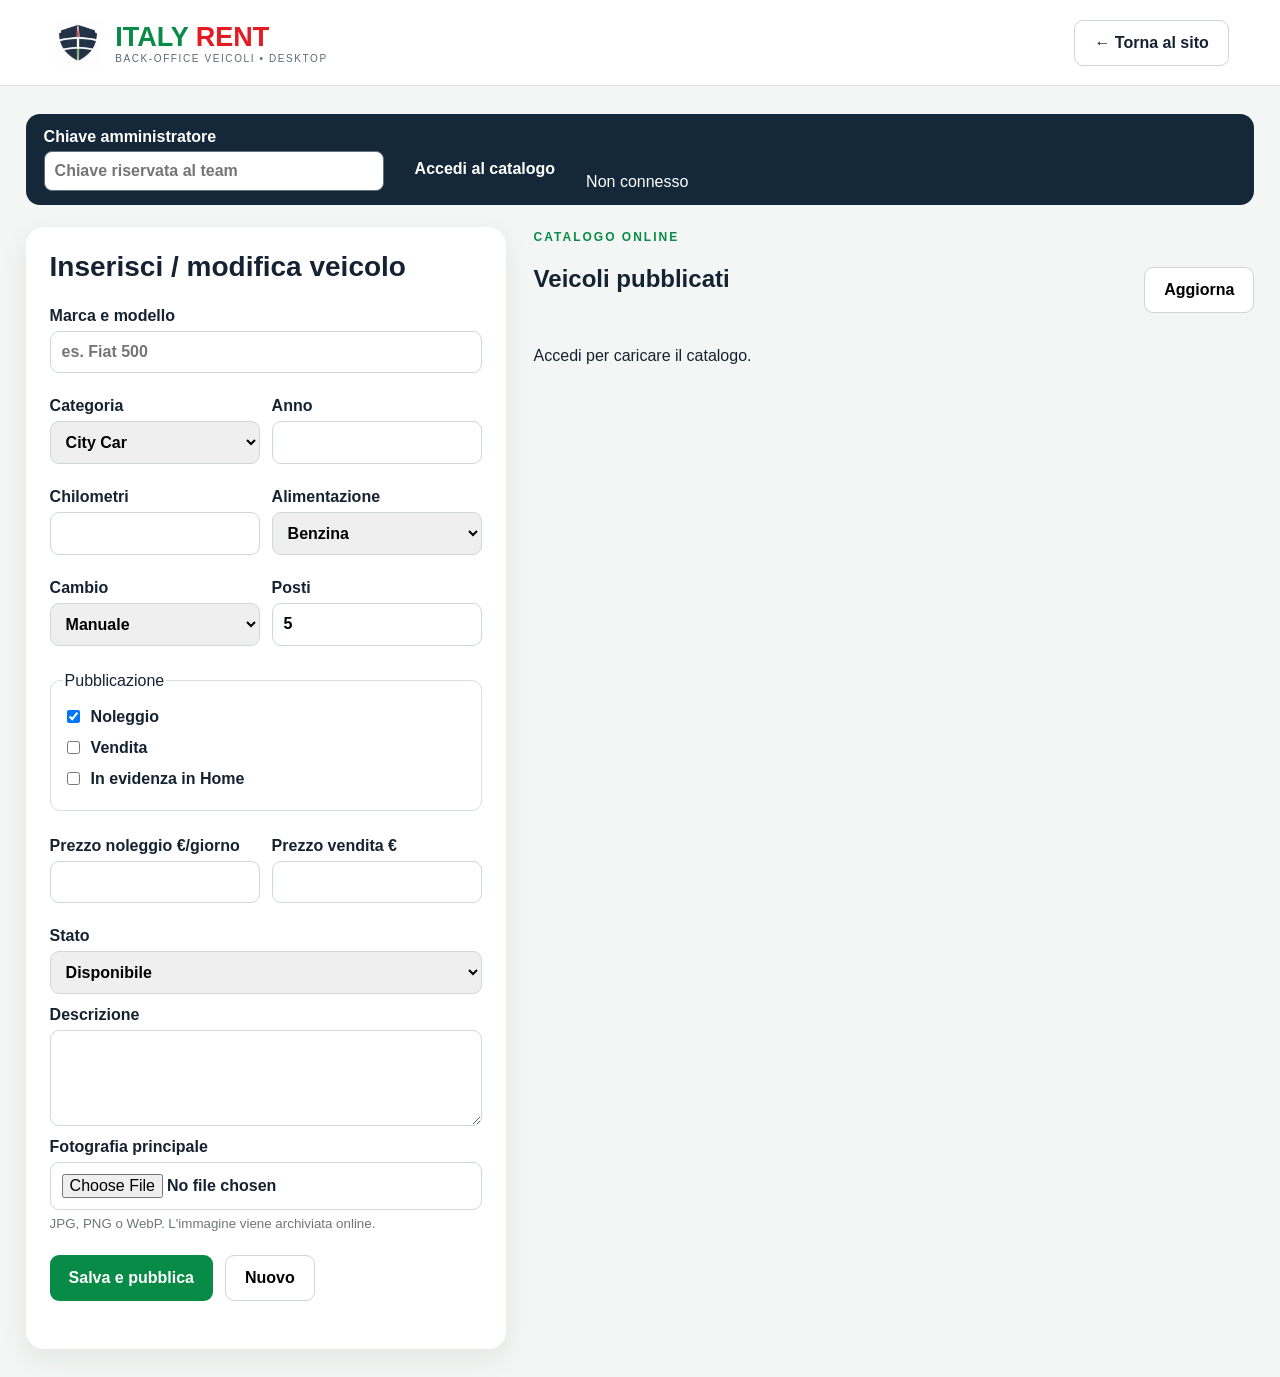
<file: admin.html>
<!DOCTYPE html>
<html lang="it"><head><meta charset="utf-8"/><meta content="width=1200" name="viewport"/><title>Back-office | Italy Rent</title><link href="style.css?v=1.3.0" rel="stylesheet"/><meta content="noindex,nofollow,noarchive" name="robots"/><link rel="icon" href="/favicon.ico" sizes="any"><link rel="apple-touch-icon" href="/assets/apple-touch-icon.png"><link rel="manifest" href="/admin.webmanifest"><meta name="theme-color" content="#ffffff"><meta name="apple-mobile-web-app-capable" content="yes"><meta name="apple-mobile-web-app-status-bar-style" content="default"></head><body class="admin-body"><header class="admin-head"><a class="brand" href="index.html"><img src="assets/logo-symbol.png"/><span><strong><b class="green">ITALY</b> <b class="red">RENT</b></strong><small>BACK-OFFICE VEICOLI • DESKTOP</small></span></a><a class="btn outline" href="index.html">← Torna al sito</a></header><main class="admin-wrap"><div class="admin-login"><label>Chiave amministratore <input autocomplete="current-password" id="adminKey" placeholder="Chiave riservata al team" type="password"/></label><button class="btn darkbtn" id="connectAdmin">Accedi al catalogo</button><span id="adminStatus">Non connesso</span></div><section class="admin-grid"><form class="admin-form" id="vehicleAdminForm"><h1>Inserisci / modifica veicolo</h1><input id="vehicleId" type="hidden"/><label>Marca e modello<input id="vehicleName" placeholder="es. Fiat 500" required=""/></label><div class="admin-two"><label>Categoria<select id="vehicleType"><option>City Car</option><option>Utilitaria</option><option>Compatta</option><option>Berlina</option><option>SUV</option><option>Monovolume</option></select></label><label>Anno<input id="vehicleYear" max="2035" min="1990" type="number"/></label></div><div class="admin-two"><label>Chilometri<input id="vehicleKm" min="0" type="number"/></label><label>Alimentazione<select id="vehicleFuel"><option>Benzina</option><option>Diesel</option><option>Ibrida</option><option>Elettrica</option></select></label></div><div class="admin-two"><label>Cambio<select id="vehicleGear"><option>Manuale</option><option>Automatico</option></select></label><label>Posti<input id="vehicleSeats" max="9" min="1" type="number" value="5"/></label></div><fieldset><legend>Pubblicazione</legend><label class="checkline"><input checked="" id="forRent" type="checkbox"/> Noleggio</label><label class="checkline"><input id="forSale" type="checkbox"/> Vendita</label><label class="checkline"><input id="featured" type="checkbox"/> In evidenza in Home</label></fieldset><div class="admin-two"><label>Prezzo noleggio €/giorno<input id="rentPrice" min="0" step="1" type="number"/></label><label>Prezzo vendita €<input id="salePrice" min="0" step="100" type="number"/></label></div><label>Stato<select id="vehicleStatus"><option>Disponibile</option><option>Prenotata</option><option>Non disponibile</option><option>Venduta</option></select></label><label>Descrizione<textarea id="vehicleDesc" rows="4"></textarea></label><label>Fotografia principale<input accept="image/jpeg,image/png,image/webp" id="vehicleImage" type="file"/><small>JPG, PNG o WebP. L'immagine viene archiviata online.</small></label><img alt="Anteprima" class="admin-preview" hidden="" id="imagePreview"/><div class="buttons"><button class="btn greenbtn" type="submit">Salva e pubblica</button><button class="btn outline" id="resetVehicle" type="button">Nuovo</button></div></form><section><div class="section-head"><div><span class="eyebrow">CATALOGO ONLINE</span><h2>Veicoli pubblicati</h2></div><button class="btn outline" id="refreshVehicles">Aggiorna</button></div><div class="admin-list" id="adminVehicles"><p>Accedi per caricare il catalogo.</p></div></section></section></main><script src="admin.js?v=2.9.2"></script><script>if("serviceWorker" in navigator){window.addEventListener("load",()=>navigator.serviceWorker.register("/sw.js").catch(()=>{}));}</script></body></html>
</file>
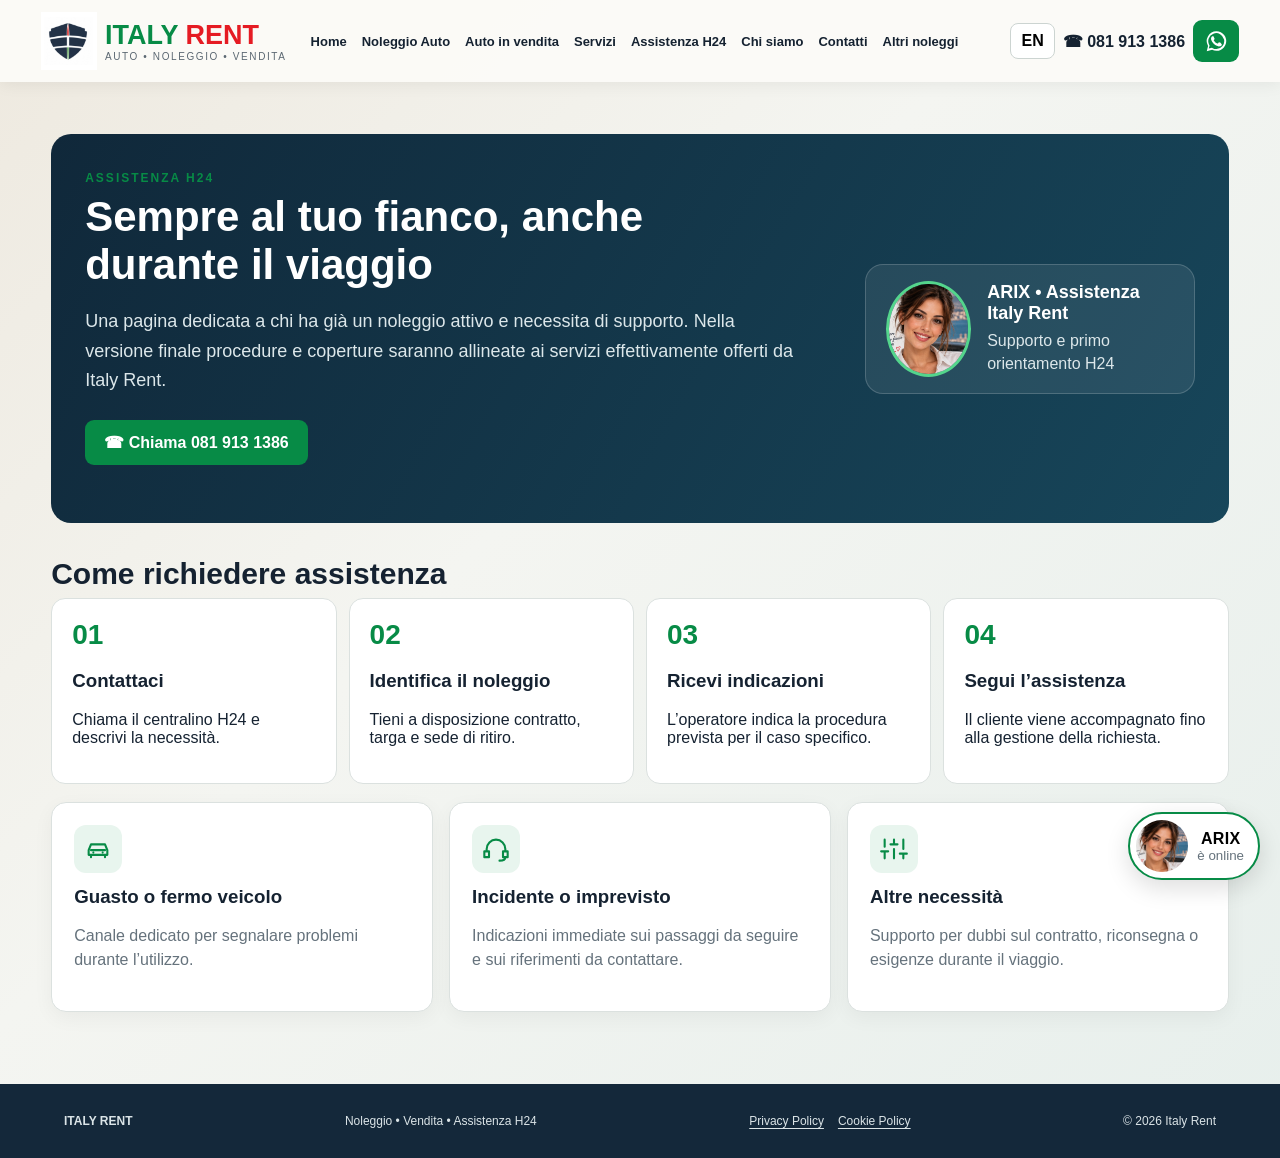
<file: assistenza.html>
<!DOCTYPE html>
<html lang="it"><head><meta charset="utf-8"/><meta content="width=device-width,initial-scale=1" name="viewport"/><title>Assistenza H24 | Italy Rent</title><link href="style.css?v=1.3.0" rel="stylesheet"/><meta content="Assistenza Italy Rent dedicata ai clienti con noleggio attivo per supporto durante l’utilizzo del veicolo." name="description"/><meta content="index,follow,max-image-preview:large" name="robots"/><meta content="Assistenza H24 | Italy Rent" property="og:title"/><meta content="Assistenza Italy Rent dedicata ai clienti con noleggio attivo per supporto durante l’utilizzo del veicolo." property="og:description"/><meta content="website" property="og:type"/><meta content="https://www.italyrent.eu/assistenza" property="og:url"/><meta content="Italy Rent" property="og:site_name"/><meta content="summary_large_image" name="twitter:card"/><link href="https://www.italyrent.eu/assistenza" rel="canonical"/><link rel="icon" href="/favicon.ico" sizes="any"><link rel="apple-touch-icon" href="/assets/apple-touch-icon.png"><link rel="manifest" href="/manifest.webmanifest"><meta name="theme-color" content="#ffffff"><meta name="apple-mobile-web-app-capable" content="yes"><meta name="apple-mobile-web-app-status-bar-style" content="default"></head><body><header class="site-header"><a class="brand" href="index.html"><img src="assets/logo-symbol.png"/><span><strong><b class="green">ITALY</b> <b class="red">RENT</b></strong><small>AUTO • NOLEGGIO • VENDITA</small></span></a><button aria-expanded="false" aria-label="Apri menu" class="menu-toggle"><span></span><span></span><span></span></button><nav class="main-nav"><a data-i18n="Home" href="index.html">Home</a><a data-i18n="Noleggio Auto" href="noleggio.html">Noleggio Auto</a><a data-i18n="Auto in vendita" href="vendita.html">Auto in vendita</a><a data-i18n="Servizi" href="servizi.html">Servizi</a><a data-i18n="Assistenza H24" href="assistenza.html">Assistenza H24</a><a data-i18n="Chi siamo" href="chi-siamo.html">Chi siamo</a><a data-i18n="Contatti" href="contatti.html">Contatti</a><a data-i18n="Altri noleggi" href="altri-noleggi.html">Altri noleggi</a></nav><div class="head-actions"><button class="lang">IT</button><a class="phone" href="tel:+390819131386">☎ 081 913 1386</a><a aria-label="WhatsApp" class="wa wa-icon" href="https://wa.me/393509826072" target="_blank" title="WhatsApp"><svg aria-hidden="true" viewbox="0 0 32 32"><path d="M16 3a12.5 12.5 0 0 0-10.8 18.8L3.5 28.5l6.9-1.8A12.5 12.5 0 1 0 16 3Zm0 22.7c-1.9 0-3.8-.5-5.4-1.5l-.4-.2-4.1 1.1 1.1-4-.3-.4A10.2 10.2 0 1 1 16 25.7Zm5.6-7.6c-.3-.2-1.8-.9-2.1-1-.3-.1-.5-.2-.7.2-.2.3-.8 1-1 1.2-.2.2-.4.2-.7.1-1.9-.9-3.2-1.7-4.5-3.9-.3-.6.3-.6.9-1.9.1-.2 0-.5-.1-.7-.1-.2-.7-1.7-1-2.3-.3-.6-.5-.5-.7-.5h-.6c-.2 0-.6.1-.9.4-.3.3-1.2 1.2-1.2 2.9s1.2 3.4 1.4 3.6c.2.2 2.4 3.7 5.9 5.2 2.2 1 3.1 1 4.2.8.7-.1 1.8-.7 2-1.4.3-.7.3-1.3.2-1.4-.1-.2-.3-.3-.6-.4Z" fill="currentColor"></path></svg></a></div></header><main class="section"><div class="h24-hero"><div><span class="eyebrow">ASSISTENZA H24</span><h1>Sempre al tuo fianco, anche durante il viaggio</h1><p class="lead" style="color:#dce7ea">Una pagina dedicata a chi ha già un noleggio attivo e necessita di supporto. Nella versione finale procedure e coperture saranno allineate ai servizi effettivamente offerti da Italy Rent.</p><div class="buttons"><a class="btn greenbtn" href="tel:+390819131386">☎ Chiama 081 913 1386</a></div></div><div class="gioia-assist"><img alt="ARIX, assistente Italy Rent" src="assets/gioia-avatar.jpg"/><div><b>ARIX • Assistenza Italy Rent</b><span>Supporto e primo orientamento H24</span></div></div></div><h2 style="margin-top:34px">Come richiedere assistenza</h2><div class="steps"><div class="step"><b>01</b><h3>Contattaci</h3><p>Chiama il centralino H24 e descrivi la necessità.</p></div><div class="step"><b>02</b><h3>Identifica il noleggio</h3><p>Tieni a disposizione contratto, targa e sede di ritiro.</p></div><div class="step"><b>03</b><h3>Ricevi indicazioni</h3><p>L’operatore indica la procedura prevista per il caso specifico.</p></div><div class="step"><b>04</b><h3>Segui l’assistenza</h3><p>Il cliente viene accompagnato fino alla gestione della richiesta.</p></div></div><div class="feature-grid" style="margin-top:18px"><div class="feature"><span class="pro-icon"><svg viewbox="0 0 24 24"><path d="M5 17h14M6 17v2m12-2v2M4 13l2-5h12l2 5v4H4v-4Zm2 0h12M8 15h.01M16 15h.01"></path></svg></span><h3>Guasto o fermo veicolo</h3><p>Canale dedicato per segnalare problemi durante l’utilizzo.</p></div><div class="feature"><span class="pro-icon"><svg viewbox="0 0 24 24"><path d="M4 14v-2a8 8 0 0 1 16 0v2M4 14H2v5h4v-5H4Zm16 0h2v5h-4v-5h2Zm0 5c0 2-2 3-5 3"></path></svg></span><h3>Incidente o imprevisto</h3><p>Indicazioni immediate sui passaggi da seguire e sui riferimenti da contattare.</p></div><div class="feature"><span class="pro-icon"><svg viewbox="0 0 24 24"><path d="M4 20v-6m0-4V4m8 16v-8m0-4V4m8 16v-4m0-4V4M1 14h6M9 8h6m2 8h6"></path></svg></span><h3>Altre necessità</h3><p>Supporto per dubbi sul contratto, riconsegna o esigenze durante il viaggio.</p></div></div></main><footer class="site-footer"><b>ITALY RENT</b><span>Noleggio • Vendita • Assistenza H24</span><span class="legal-links"><a href="privacy.html">Privacy Policy</a><a href="cookie.html">Cookie Policy</a></span><span>© 2026 Italy Rent</span></footer><button class="gioia" id="arixBtn"><img class="avatar" src="assets/gioia-avatar.jpg"/><span><b>ARIX</b><small>è online</small></span></button><div class="chat" id="chat"><div class="chat-head"><img src="assets/gioia-avatar.jpg"/><div><b>ARIX</b><small style="display:block">Assistente virtuale Italy Rent</small></div><button id="closeChat">×</button></div><div class="messages" id="messages"><div class="bot">Ciao, sono <b>ARIX</b> 👋 Posso aiutarti a trovare il veicolo più adatto a te.</div></div><div class="arix-progress"><span></span></div><div class="chat-note">Le informazioni inserite servono esclusivamente a gestire la richiesta a Italy Rent.</div><form id="chatForm"><input id="chatInput" placeholder="Scrivi la tua domanda..."/><button>➤</button></form></div><script src="app.js?v=3.1.0"></script><script>if("serviceWorker" in navigator){window.addEventListener("load",()=>navigator.serviceWorker.register("/sw.js").catch(()=>{}));}</script></body></html>
</file>
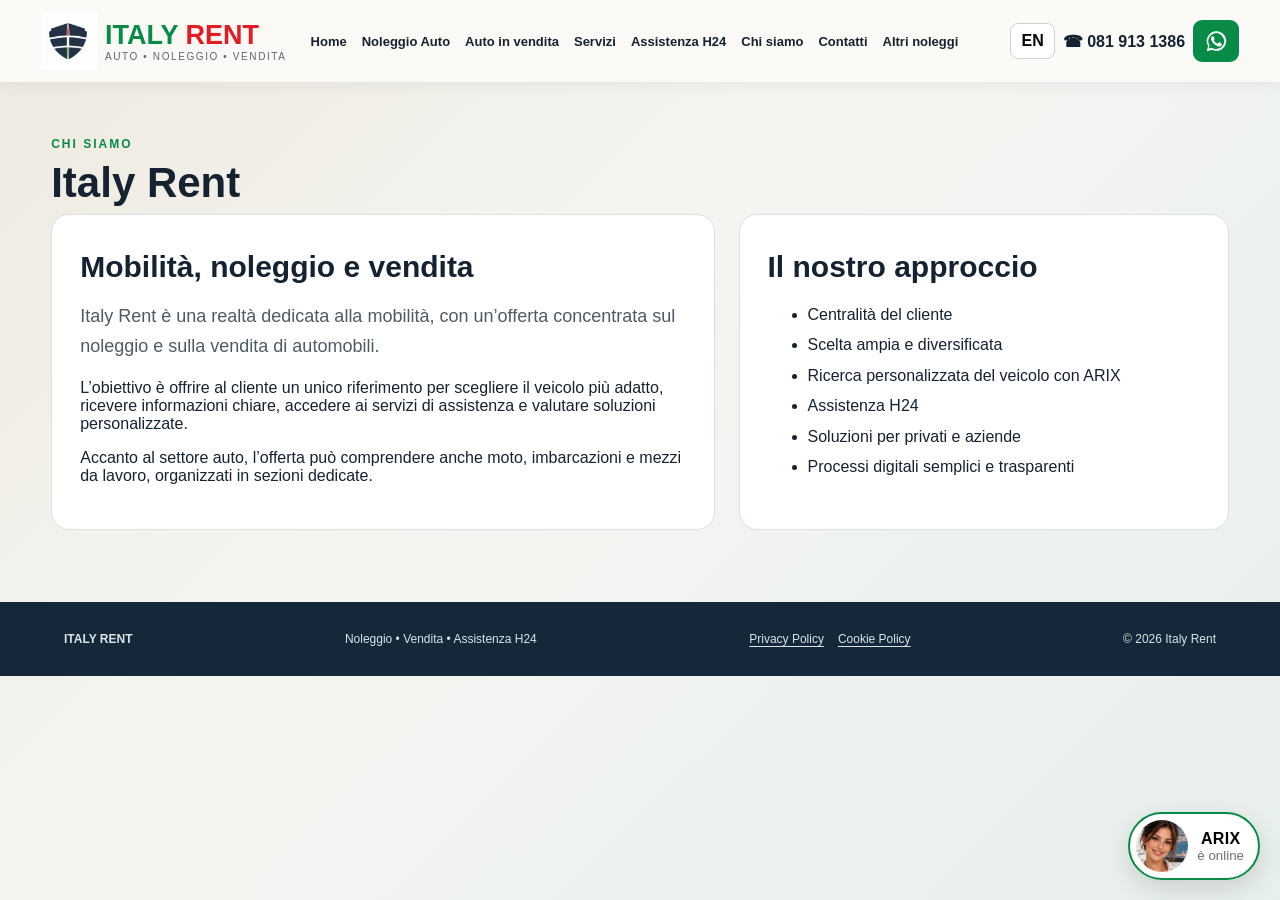
<file: chi-siamo.html>
<!DOCTYPE html>
<html lang="it"><head><meta charset="utf-8"/><meta content="width=device-width,initial-scale=1" name="viewport"/><title>Chi siamo | Italy Rent</title><link href="style.css?v=1.3.0" rel="stylesheet"/><meta content="Conosci Italy Rent e il suo approccio alla mobilità, al noleggio e alla vendita di veicoli." name="description"/><meta content="index,follow,max-image-preview:large" name="robots"/><meta content="Chi siamo | Italy Rent" property="og:title"/><meta content="Conosci Italy Rent e il suo approccio alla mobilità, al noleggio e alla vendita di veicoli." property="og:description"/><meta content="website" property="og:type"/><meta content="https://www.italyrent.eu/chi-siamo" property="og:url"/><meta content="Italy Rent" property="og:site_name"/><meta content="summary_large_image" name="twitter:card"/><link href="https://www.italyrent.eu/chi-siamo" rel="canonical"/><link rel="icon" href="/favicon.ico" sizes="any"><link rel="apple-touch-icon" href="/assets/apple-touch-icon.png"><link rel="manifest" href="/manifest.webmanifest"><meta name="theme-color" content="#ffffff"><meta name="apple-mobile-web-app-capable" content="yes"><meta name="apple-mobile-web-app-status-bar-style" content="default"></head><body><header class="site-header"><a class="brand" href="index.html"><img src="assets/logo-symbol.png"/><span><strong><b class="green">ITALY</b> <b class="red">RENT</b></strong><small>AUTO • NOLEGGIO • VENDITA</small></span></a><button aria-expanded="false" aria-label="Apri menu" class="menu-toggle"><span></span><span></span><span></span></button><nav class="main-nav"><a data-i18n="Home" href="index.html">Home</a><a data-i18n="Noleggio Auto" href="noleggio.html">Noleggio Auto</a><a data-i18n="Auto in vendita" href="vendita.html">Auto in vendita</a><a data-i18n="Servizi" href="servizi.html">Servizi</a><a data-i18n="Assistenza H24" href="assistenza.html">Assistenza H24</a><a data-i18n="Chi siamo" href="chi-siamo.html">Chi siamo</a><a data-i18n="Contatti" href="contatti.html">Contatti</a><a data-i18n="Altri noleggi" href="altri-noleggi.html">Altri noleggi</a></nav><div class="head-actions"><button class="lang">IT</button><a class="phone" href="tel:+390819131386">☎ 081 913 1386</a><a aria-label="WhatsApp" class="wa wa-icon" href="https://wa.me/393509826072" target="_blank" title="WhatsApp"><svg aria-hidden="true" viewbox="0 0 32 32"><path d="M16 3a12.5 12.5 0 0 0-10.8 18.8L3.5 28.5l6.9-1.8A12.5 12.5 0 1 0 16 3Zm0 22.7c-1.9 0-3.8-.5-5.4-1.5l-.4-.2-4.1 1.1 1.1-4-.3-.4A10.2 10.2 0 1 1 16 25.7Zm5.6-7.6c-.3-.2-1.8-.9-2.1-1-.3-.1-.5-.2-.7.2-.2.3-.8 1-1 1.2-.2.2-.4.2-.7.1-1.9-.9-3.2-1.7-4.5-3.9-.3-.6.3-.6.9-1.9.1-.2 0-.5-.1-.7-.1-.2-.7-1.7-1-2.3-.3-.6-.5-.5-.7-.5h-.6c-.2 0-.6.1-.9.4-.3.3-1.2 1.2-1.2 2.9s1.2 3.4 1.4 3.6c.2.2 2.4 3.7 5.9 5.2 2.2 1 3.1 1 4.2.8.7-.1 1.8-.7 2-1.4.3-.7.3-1.3.2-1.4-.1-.2-.3-.3-.6-.4Z" fill="currentColor"></path></svg></a></div></header><main class="section"><span class="eyebrow">CHI SIAMO</span><h1>Italy Rent</h1><div class="about-grid"><div class="about-card"><h2>Mobilità, noleggio e vendita</h2><p class="lead">Italy Rent è una realtà dedicata alla mobilità, con un’offerta concentrata sul noleggio e sulla vendita di automobili.</p><p>L’obiettivo è offrire al cliente un unico riferimento per scegliere il veicolo più adatto, ricevere informazioni chiare, accedere ai servizi di assistenza e valutare soluzioni personalizzate.</p><p>Accanto al settore auto, l’offerta può comprendere anche moto, imbarcazioni e mezzi da lavoro, organizzati in sezioni dedicate.</p></div><div class="about-card"><h2>Il nostro approccio</h2><ul><li>Centralità del cliente</li><li>Scelta ampia e diversificata</li><li>Ricerca personalizzata del veicolo con ARIX</li><li>Assistenza H24</li><li>Soluzioni per privati e aziende</li><li>Processi digitali semplici e trasparenti</li></ul><p class="muted"></p></div></div></main><footer class="site-footer"><b>ITALY RENT</b><span>Noleggio • Vendita • Assistenza H24</span><span class="legal-links"><a href="privacy.html">Privacy Policy</a><a href="cookie.html">Cookie Policy</a></span><span>© 2026 Italy Rent</span></footer><button class="gioia" id="arixBtn"><img class="avatar" src="assets/gioia-avatar.jpg"/><span><b>ARIX</b><small>è online</small></span></button><div class="chat" id="chat"><div class="chat-head"><img src="assets/gioia-avatar.jpg"/><div><b>ARIX</b><small style="display:block">Assistente virtuale Italy Rent</small></div><button id="closeChat">×</button></div><div class="messages" id="messages"><div class="bot">Ciao, sono <b>ARIX</b> 👋 Posso aiutarti a trovare il veicolo più adatto a te.</div></div><div class="arix-progress"><span></span></div><div class="chat-note">Le informazioni inserite servono esclusivamente a gestire la richiesta a Italy Rent.</div><form id="chatForm"><input id="chatInput" placeholder="Scrivi la tua domanda..."/><button>➤</button></form></div><script src="app.js?v=3.1.0"></script><script>if("serviceWorker" in navigator){window.addEventListener("load",()=>navigator.serviceWorker.register("/sw.js").catch(()=>{}));}</script></body></html>
</file>
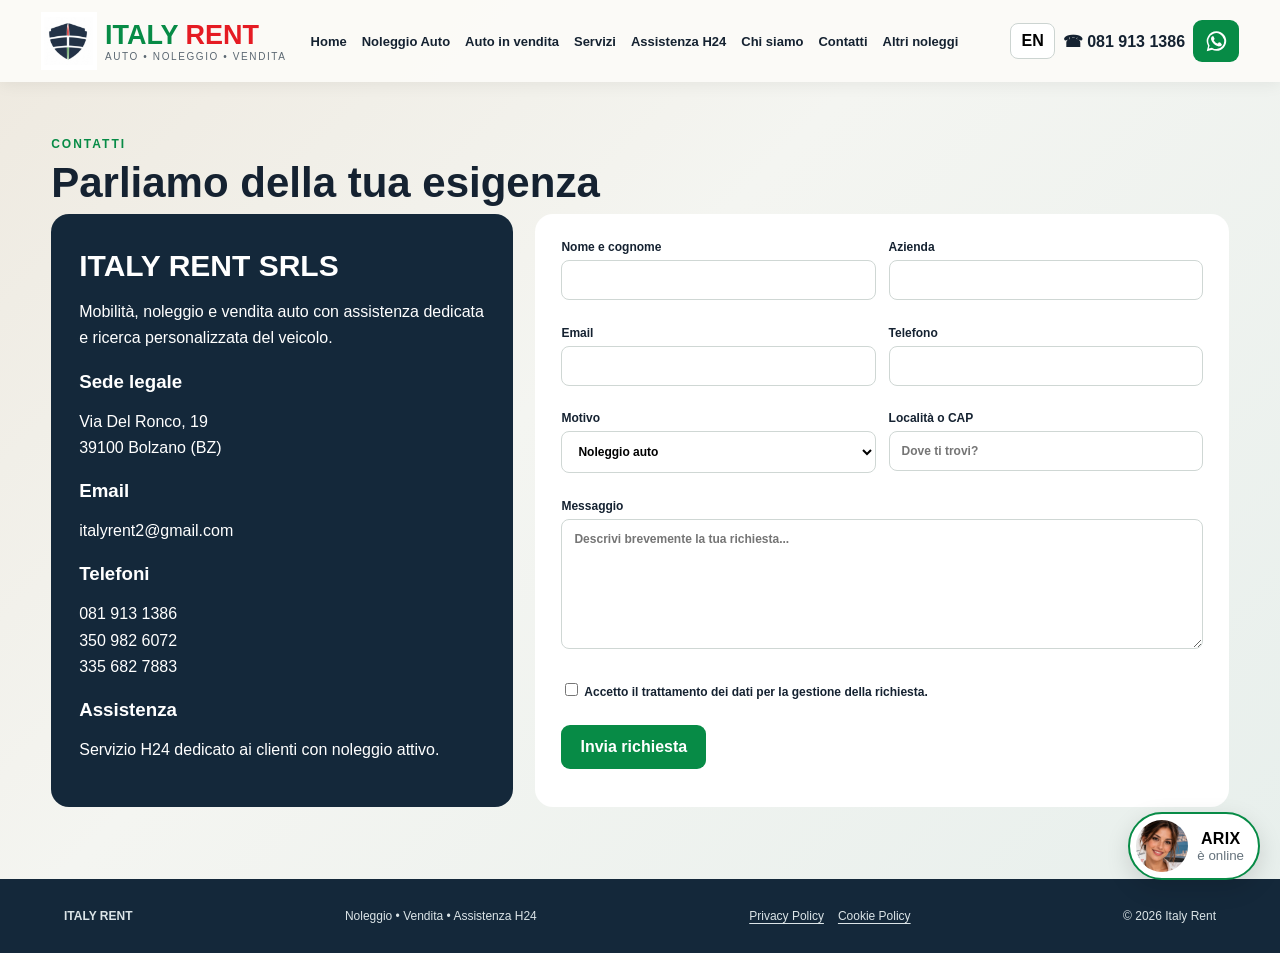
<file: contatti.html>
<!DOCTYPE html>
<html lang="it"><head><meta charset="utf-8"/><meta content="width=device-width,initial-scale=1" name="viewport"/><title>Contatti | Italy Rent</title><link href="style.css?v=1.3.1" rel="stylesheet"/><meta content="Contatta Italy Rent per informazioni su noleggio, vendita auto, assistenza e soluzioni personalizzate." name="description"/><meta content="index,follow,max-image-preview:large" name="robots"/><meta content="Contatti | Italy Rent" property="og:title"/><meta content="Contatta Italy Rent per informazioni su noleggio, vendita auto, assistenza e soluzioni personalizzate." property="og:description"/><meta content="website" property="og:type"/><meta content="https://www.italyrent.eu/contatti" property="og:url"/><meta content="Italy Rent" property="og:site_name"/><meta content="summary_large_image" name="twitter:card"/><link href="https://www.italyrent.eu/contatti" rel="canonical"/><link rel="icon" href="/favicon.ico" sizes="any"><link rel="apple-touch-icon" href="/assets/apple-touch-icon.png"><link rel="manifest" href="/manifest.webmanifest"><meta name="theme-color" content="#ffffff"><meta name="apple-mobile-web-app-capable" content="yes"><meta name="apple-mobile-web-app-status-bar-style" content="default"></head><body><header class="site-header"><a class="brand" href="index.html"><img src="assets/logo-symbol.png"/><span><strong><b class="green">ITALY</b> <b class="red">RENT</b></strong><small>AUTO • NOLEGGIO • VENDITA</small></span></a><button aria-expanded="false" aria-label="Apri menu" class="menu-toggle"><span></span><span></span><span></span></button><nav class="main-nav"><a data-i18n="Home" href="index.html">Home</a><a data-i18n="Noleggio Auto" href="noleggio.html">Noleggio Auto</a><a data-i18n="Auto in vendita" href="vendita.html">Auto in vendita</a><a data-i18n="Servizi" href="servizi.html">Servizi</a><a data-i18n="Assistenza H24" href="assistenza.html">Assistenza H24</a><a data-i18n="Chi siamo" href="chi-siamo.html">Chi siamo</a><a data-i18n="Contatti" href="contatti.html">Contatti</a><a data-i18n="Altri noleggi" href="altri-noleggi.html">Altri noleggi</a></nav><div class="head-actions"><button class="lang">IT</button><a class="phone" href="tel:+390819131386">☎ 081 913 1386</a><a aria-label="WhatsApp" class="wa wa-icon" href="https://wa.me/393509826072" target="_blank" title="WhatsApp"><svg aria-hidden="true" viewbox="0 0 32 32"><path d="M16 3a12.5 12.5 0 0 0-10.8 18.8L3.5 28.5l6.9-1.8A12.5 12.5 0 1 0 16 3Zm0 22.7c-1.9 0-3.8-.5-5.4-1.5l-.4-.2-4.1 1.1 1.1-4-.3-.4A10.2 10.2 0 1 1 16 25.7Zm5.6-7.6c-.3-.2-1.8-.9-2.1-1-.3-.1-.5-.2-.7.2-.2.3-.8 1-1 1.2-.2.2-.4.2-.7.1-1.9-.9-3.2-1.7-4.5-3.9-.3-.6.3-.6.9-1.9.1-.2 0-.5-.1-.7-.1-.2-.7-1.7-1-2.3-.3-.6-.5-.5-.7-.5h-.6c-.2 0-.6.1-.9.4-.3.3-1.2 1.2-1.2 2.9s1.2 3.4 1.4 3.6c.2.2 2.4 3.7 5.9 5.2 2.2 1 3.1 1 4.2.8.7-.1 1.8-.7 2-1.4.3-.7.3-1.3.2-1.4-.1-.2-.3-.3-.6-.4Z" fill="currentColor"></path></svg></a></div></header><main class="section"><span class="eyebrow">CONTATTI</span><h1>Parliamo della tua esigenza</h1><div class="contact-layout"><aside class="contact-card"><h2>ITALY RENT SRLS</h2><p>Mobilità, noleggio e vendita auto con assistenza dedicata e ricerca personalizzata del veicolo.</p><h3>Sede legale</h3><p>Via Del Ronco, 19<br/>39100 Bolzano (BZ)</p><h3>Email</h3><p><a href="mailto:italyrent2@gmail.com">italyrent2@gmail.com</a></p><h3>Telefoni</h3><p><a href="tel:+390819131386">081 913 1386</a><br/><a href="tel:+393509826072">350 982 6072</a><br/><a href="tel:+393356827883">335 682 7883</a></p><h3>Assistenza</h3><p>Servizio H24 dedicato ai clienti con noleggio attivo.</p></aside><form action="https://formsubmit.co/italyrent2@gmail.com" class="form" method="POST"><input name="_subject" type="hidden" value="Nuova richiesta dal sito Italy Rent"/><input name="_captcha" type="hidden" value="false"/><input name="_template" type="hidden" value="table"/><label>Nome e cognome<input name="Nome e cognome" required=""/></label><label>Azienda<input name="Azienda"/></label><label>Email<input name="Email" required="" type="email"/></label><label>Telefono<input name="Telefono" required="" type="tel"/></label><label>Motivo<select name="Motivo"><option>Noleggio auto</option><option>Acquisto auto</option><option>Assistenza</option><option>Ricerca veicolo con ARIX</option><option>Altri noleggi</option><option>Soluzione personalizzata</option></select></label><label>Località o CAP<input name="Località o CAP" placeholder="Dove ti trovi?"/></label><label class="wide">Messaggio<textarea name="Messaggio" placeholder="Descrivi brevemente la tua richiesta..." required=""></textarea></label><label class="wide"><input name="Privacy" required="" style="width:auto" type="checkbox" value="Accettata"/> Accetto il trattamento dei dati per la gestione della richiesta.</label><div class="wide"><button class="btn greenbtn">Invia richiesta</button></div></form></div></main><footer class="site-footer"><b>ITALY RENT</b><span>Noleggio • Vendita • Assistenza H24</span><span class="legal-links"><a href="privacy.html">Privacy Policy</a><a href="cookie.html">Cookie Policy</a></span><span>© 2026 Italy Rent</span></footer><button class="gioia" id="arixBtn"><img class="avatar" src="assets/gioia-avatar.jpg"/><span><b>ARIX</b><small>è online</small></span></button><div class="chat" id="chat"><div class="chat-head"><img src="assets/gioia-avatar.jpg"/><div><b>ARIX</b><small style="display:block">Assistente virtuale Italy Rent</small></div><button id="closeChat">×</button></div><div class="messages" id="messages"><div class="bot">Ciao, sono <b>ARIX</b> 👋 Posso aiutarti a trovare il veicolo più adatto a te.</div></div><div class="arix-progress"><span></span></div><div class="chat-note">Le informazioni inserite servono esclusivamente a gestire la richiesta a Italy Rent.</div><form id="chatForm"><input id="chatInput" placeholder="Scrivi la tua domanda..."/><button>➤</button></form></div><script src="app.js?v=3.1.1"></script><script>if("serviceWorker" in navigator){window.addEventListener("load",()=>navigator.serviceWorker.register("/sw.js").catch(()=>{}));}</script></body></html>
</file>
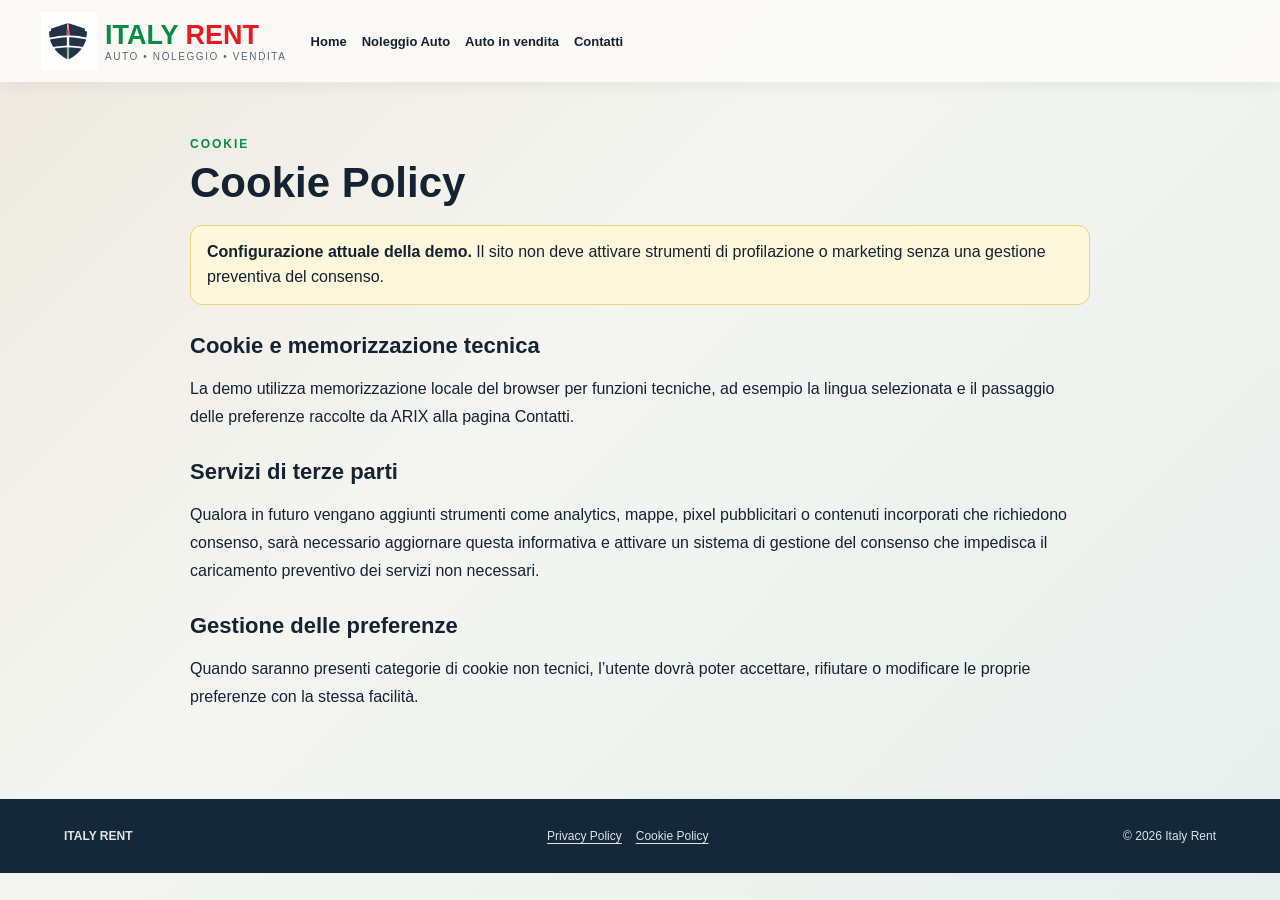
<file: cookie.html>
<!DOCTYPE html>
<html lang="it"><head><meta charset="utf-8"/><meta content="width=device-width,initial-scale=1" name="viewport"/><title>Cookie Policy | Italy Rent</title><link href="style.css?v=1.3.0" rel="stylesheet"/><meta content="Informativa cookie di Italy Rent." name="description"/><meta content="index,follow,max-image-preview:large" name="robots"/><meta content="Cookie Policy | Italy Rent" property="og:title"/><meta content="Informativa cookie di Italy Rent." property="og:description"/><meta content="website" property="og:type"/><meta content="https://www.italyrent.eu/cookie" property="og:url"/><meta content="Italy Rent" property="og:site_name"/><meta content="summary_large_image" name="twitter:card"/><link href="https://www.italyrent.eu/cookie" rel="canonical"/><link rel="icon" href="/favicon.ico" sizes="any"><link rel="apple-touch-icon" href="/assets/apple-touch-icon.png"><link rel="manifest" href="/manifest.webmanifest"><meta name="theme-color" content="#ffffff"><meta name="apple-mobile-web-app-capable" content="yes"><meta name="apple-mobile-web-app-status-bar-style" content="default"></head><body><header class="site-header"><a class="brand" href="index.html"><img src="assets/logo-symbol.png"/><span><strong><b class="green">ITALY</b> <b class="red">RENT</b></strong><small>AUTO • NOLEGGIO • VENDITA</small></span></a><nav class="main-nav"><a href="index.html">Home</a><a href="noleggio.html">Noleggio Auto</a><a href="vendita.html">Auto in vendita</a><a href="contatti.html">Contatti</a></nav></header><main class="section legal-page"><span class="eyebrow">COOKIE</span><h1>Cookie Policy</h1><div class="legal-notice"><b>Configurazione attuale della demo.</b> Il sito non deve attivare strumenti di profilazione o marketing senza una gestione preventiva del consenso.</div><h2>Cookie e memorizzazione tecnica</h2><p>La demo utilizza memorizzazione locale del browser per funzioni tecniche, ad esempio la lingua selezionata e il passaggio delle preferenze raccolte da ARIX alla pagina Contatti.</p><h2>Servizi di terze parti</h2><p>Qualora in futuro vengano aggiunti strumenti come analytics, mappe, pixel pubblicitari o contenuti incorporati che richiedono consenso, sarà necessario aggiornare questa informativa e attivare un sistema di gestione del consenso che impedisca il caricamento preventivo dei servizi non necessari.</p><h2>Gestione delle preferenze</h2><p>Quando saranno presenti categorie di cookie non tecnici, l’utente dovrà poter accettare, rifiutare o modificare le proprie preferenze con la stessa facilità.</p></main><footer class="site-footer"><b>ITALY RENT</b><span class="legal-links"><a href="privacy.html">Privacy Policy</a><a href="cookie.html">Cookie Policy</a></span><span>© 2026 Italy Rent</span></footer><script>if("serviceWorker" in navigator){window.addEventListener("load",()=>navigator.serviceWorker.register("/sw.js").catch(()=>{}));}</script></body></html>
</file>
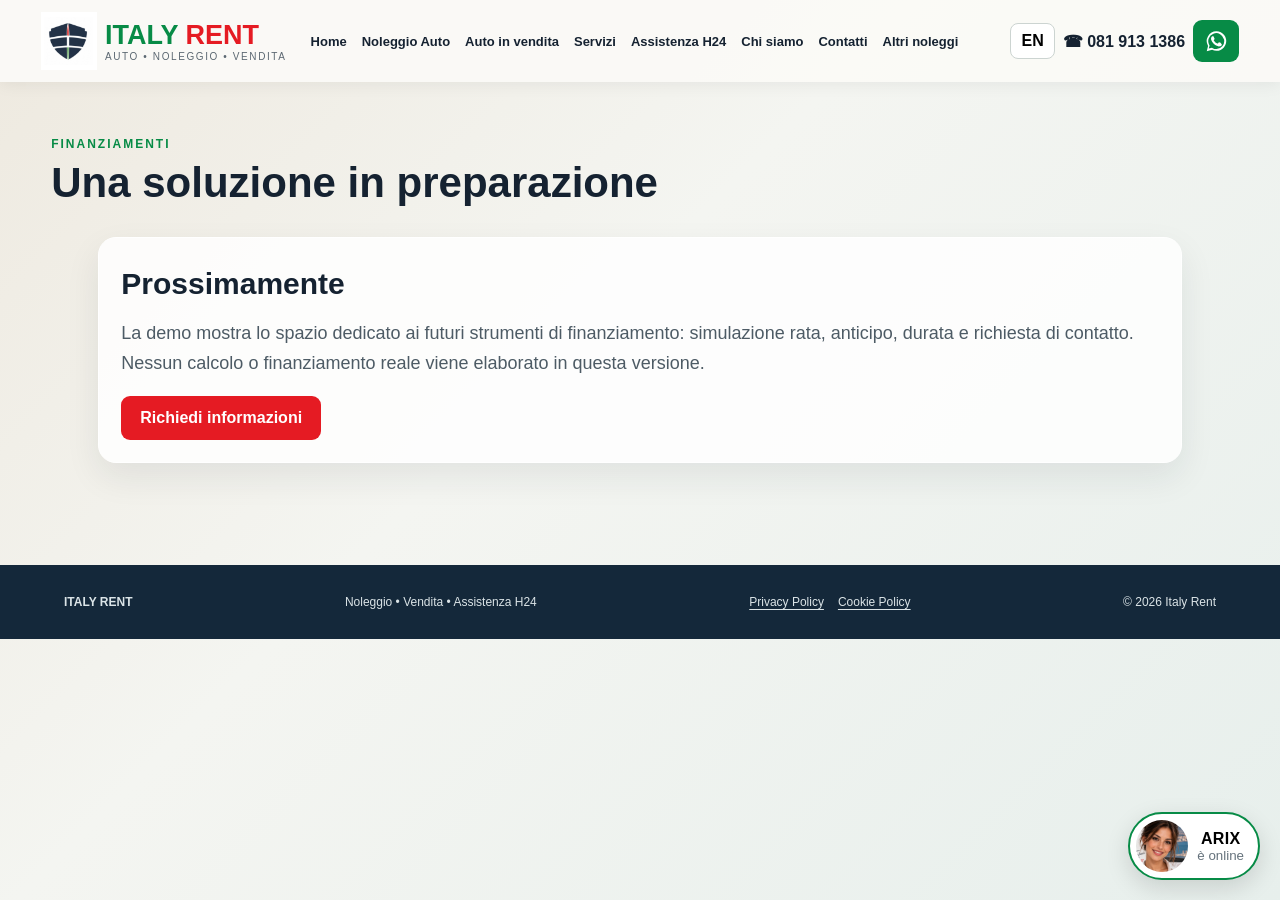
<file: finanziamenti.html>
<!DOCTYPE html>
<html lang="it"><head><meta charset="utf-8"/><meta content="width=device-width,initial-scale=1" name="viewport"/><title>Finanziamenti | Italy Rent</title><link href="style.css?v=1.3.0" rel="stylesheet"/><meta content="Area Italy Rent dedicata alle future soluzioni di finanziamento per l’acquisto di veicoli." name="description"/><meta content="index,follow,max-image-preview:large" name="robots"/><meta content="Finanziamenti | Italy Rent" property="og:title"/><meta content="Area Italy Rent dedicata alle future soluzioni di finanziamento per l’acquisto di veicoli." property="og:description"/><meta content="website" property="og:type"/><meta content="https://www.italyrent.eu/finanziamenti" property="og:url"/><meta content="Italy Rent" property="og:site_name"/><meta content="summary_large_image" name="twitter:card"/><link href="https://www.italyrent.eu/finanziamenti" rel="canonical"/><link rel="icon" href="/favicon.ico" sizes="any"><link rel="apple-touch-icon" href="/assets/apple-touch-icon.png"><link rel="manifest" href="/manifest.webmanifest"><meta name="theme-color" content="#ffffff"><meta name="apple-mobile-web-app-capable" content="yes"><meta name="apple-mobile-web-app-status-bar-style" content="default"></head><body><header class="site-header"><a class="brand" href="index.html"><img src="assets/logo-symbol.png"/><span><strong><b class="green">ITALY</b> <b class="red">RENT</b></strong><small>AUTO • NOLEGGIO • VENDITA</small></span></a><button aria-expanded="false" aria-label="Apri menu" class="menu-toggle"><span></span><span></span><span></span></button><nav class="main-nav"><a data-i18n="Home" href="index.html">Home</a><a data-i18n="Noleggio Auto" href="noleggio.html">Noleggio Auto</a><a data-i18n="Auto in vendita" href="vendita.html">Auto in vendita</a><a data-i18n="Servizi" href="servizi.html">Servizi</a><a data-i18n="Assistenza H24" href="assistenza.html">Assistenza H24</a><a data-i18n="Chi siamo" href="chi-siamo.html">Chi siamo</a><a data-i18n="Contatti" href="contatti.html">Contatti</a><a data-i18n="Altri noleggi" href="altri-noleggi.html">Altri noleggi</a></nav><div class="head-actions"><button class="lang">IT</button><a class="phone" href="tel:+390819131386">☎ 081 913 1386</a><a aria-label="WhatsApp" class="wa wa-icon" href="https://wa.me/393509826072" target="_blank" title="WhatsApp"><svg aria-hidden="true" viewbox="0 0 32 32"><path d="M16 3a12.5 12.5 0 0 0-10.8 18.8L3.5 28.5l6.9-1.8A12.5 12.5 0 1 0 16 3Zm0 22.7c-1.9 0-3.8-.5-5.4-1.5l-.4-.2-4.1 1.1 1.1-4-.3-.4A10.2 10.2 0 1 1 16 25.7Zm5.6-7.6c-.3-.2-1.8-.9-2.1-1-.3-.1-.5-.2-.7.2-.2.3-.8 1-1 1.2-.2.2-.4.2-.7.1-1.9-.9-3.2-1.7-4.5-3.9-.3-.6.3-.6.9-1.9.1-.2 0-.5-.1-.7-.1-.2-.7-1.7-1-2.3-.3-.6-.5-.5-.7-.5h-.6c-.2 0-.6.1-.9.4-.3.3-1.2 1.2-1.2 2.9s1.2 3.4 1.4 3.6c.2.2 2.4 3.7 5.9 5.2 2.2 1 3.1 1 4.2.8.7-.1 1.8-.7 2-1.4.3-.7.3-1.3.2-1.4-.1-.2-.3-.3-.6-.4Z" fill="currentColor"></path></svg></a></div></header><main class="section"><span class="eyebrow">FINANZIAMENTI</span><h1>Una soluzione in preparazione</h1><div class="panel"><h2>Prossimamente</h2><p class="lead">La demo mostra lo spazio dedicato ai futuri strumenti di finanziamento: simulazione rata, anticipo, durata e richiesta di contatto. Nessun calcolo o finanziamento reale viene elaborato in questa versione.</p><a class="btn redbtn" href="contatti.html">Richiedi informazioni</a></div></main><footer class="site-footer"><b>ITALY RENT</b><span>Noleggio • Vendita • Assistenza H24</span><span class="legal-links"><a href="privacy.html">Privacy Policy</a><a href="cookie.html">Cookie Policy</a></span><span>© 2026 Italy Rent</span></footer><button class="gioia" id="arixBtn"><img class="avatar" src="assets/gioia-avatar.jpg"/><span><b>ARIX</b><small>è online</small></span></button><div class="chat" id="chat"><div class="chat-head"><img src="assets/gioia-avatar.jpg"/><div><b>ARIX</b><small style="display:block">Assistente virtuale Italy Rent</small></div><button id="closeChat">×</button></div><div class="messages" id="messages"><div class="bot">Ciao, sono <b>ARIX</b> 👋 Posso aiutarti a trovare il veicolo più adatto a te.</div></div><div class="arix-progress"><span></span></div><div class="chat-note">Le informazioni inserite servono esclusivamente a gestire la richiesta a Italy Rent.</div><form id="chatForm"><input id="chatInput" placeholder="Scrivi la tua domanda..."/><button>➤</button></form></div><script src="app.js?v=3.1.0"></script><script>if("serviceWorker" in navigator){window.addEventListener("load",()=>navigator.serviceWorker.register("/sw.js").catch(()=>{}));}</script></body></html>
</file>
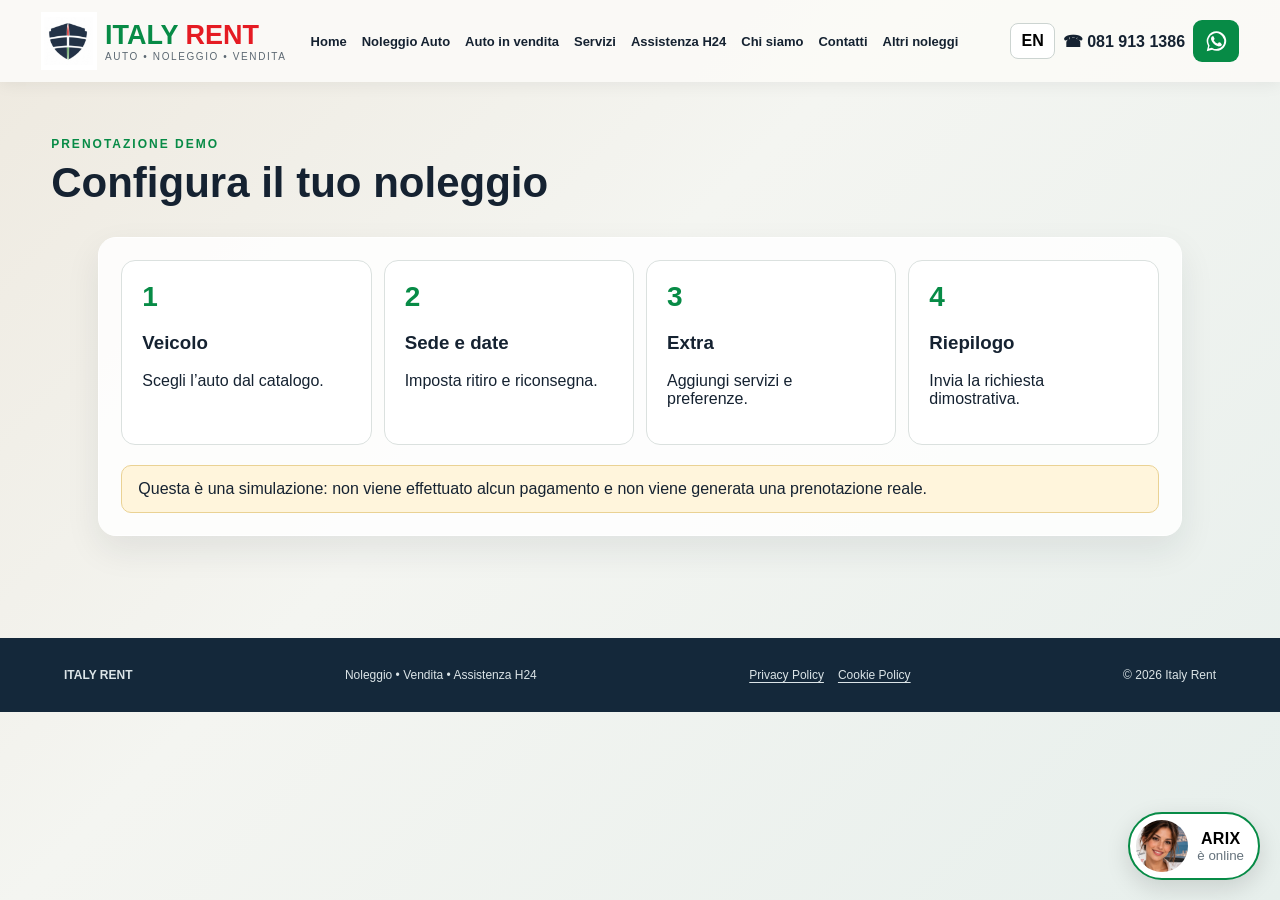
<file: prenotazione.html>
<!DOCTYPE html>
<html lang="it"><head><meta charset="utf-8"/><meta content="width=device-width,initial-scale=1" name="viewport"/><title>Richiesta noleggio | Italy Rent</title><link href="style.css?v=1.3.0" rel="stylesheet"/><meta content="Invia una richiesta di noleggio a Italy Rent." name="description"/><meta content="index,follow,max-image-preview:large" name="robots"/><meta content="Richiesta noleggio | Italy Rent" property="og:title"/><meta content="Invia una richiesta di noleggio a Italy Rent." property="og:description"/><meta content="website" property="og:type"/><meta content="https://www.italyrent.eu/prenotazione" property="og:url"/><meta content="Italy Rent" property="og:site_name"/><meta content="summary_large_image" name="twitter:card"/><link href="https://www.italyrent.eu/prenotazione" rel="canonical"/><link rel="icon" href="/favicon.ico" sizes="any"><link rel="apple-touch-icon" href="/assets/apple-touch-icon.png"><link rel="manifest" href="/manifest.webmanifest"><meta name="theme-color" content="#ffffff"><meta name="apple-mobile-web-app-capable" content="yes"><meta name="apple-mobile-web-app-status-bar-style" content="default"></head><body><header class="site-header"><a class="brand" href="index.html"><img src="assets/logo-symbol.png"/><span><strong><b class="green">ITALY</b> <b class="red">RENT</b></strong><small>AUTO • NOLEGGIO • VENDITA</small></span></a><button aria-expanded="false" aria-label="Apri menu" class="menu-toggle"><span></span><span></span><span></span></button><nav class="main-nav"><a data-i18n="Home" href="index.html">Home</a><a data-i18n="Noleggio Auto" href="noleggio.html">Noleggio Auto</a><a data-i18n="Auto in vendita" href="vendita.html">Auto in vendita</a><a data-i18n="Servizi" href="servizi.html">Servizi</a><a data-i18n="Assistenza H24" href="assistenza.html">Assistenza H24</a><a data-i18n="Chi siamo" href="chi-siamo.html">Chi siamo</a><a data-i18n="Contatti" href="contatti.html">Contatti</a><a data-i18n="Altri noleggi" href="altri-noleggi.html">Altri noleggi</a></nav><div class="head-actions"><button class="lang">IT</button><a class="phone" href="tel:+390819131386">☎ 081 913 1386</a><a aria-label="WhatsApp" class="wa wa-icon" href="https://wa.me/393509826072" target="_blank" title="WhatsApp"><svg aria-hidden="true" viewbox="0 0 32 32"><path d="M16 3a12.5 12.5 0 0 0-10.8 18.8L3.5 28.5l6.9-1.8A12.5 12.5 0 1 0 16 3Zm0 22.7c-1.9 0-3.8-.5-5.4-1.5l-.4-.2-4.1 1.1 1.1-4-.3-.4A10.2 10.2 0 1 1 16 25.7Zm5.6-7.6c-.3-.2-1.8-.9-2.1-1-.3-.1-.5-.2-.7.2-.2.3-.8 1-1 1.2-.2.2-.4.2-.7.1-1.9-.9-3.2-1.7-4.5-3.9-.3-.6.3-.6.9-1.9.1-.2 0-.5-.1-.7-.1-.2-.7-1.7-1-2.3-.3-.6-.5-.5-.7-.5h-.6c-.2 0-.6.1-.9.4-.3.3-1.2 1.2-1.2 2.9s1.2 3.4 1.4 3.6c.2.2 2.4 3.7 5.9 5.2 2.2 1 3.1 1 4.2.8.7-.1 1.8-.7 2-1.4.3-.7.3-1.3.2-1.4-.1-.2-.3-.3-.6-.4Z" fill="currentColor"></path></svg></a></div></header><main class="section"><span class="eyebrow">PRENOTAZIONE DEMO</span><h1>Configura il tuo noleggio</h1><div class="panel"><div class="steps"><div class="step"><b>1</b><h3>Veicolo</h3><p>Scegli l’auto dal catalogo.</p></div><div class="step"><b>2</b><h3>Sede e date</h3><p>Imposta ritiro e riconsegna.</p></div><div class="step"><b>3</b><h3>Extra</h3><p>Aggiungi servizi e preferenze.</p></div><div class="step"><b>4</b><h3>Riepilogo</h3><p>Invia la richiesta dimostrativa.</p></div></div><div class="notice" style="margin-top:20px">Questa è una simulazione: non viene effettuato alcun pagamento e non viene generata una prenotazione reale.</div></div></main><footer class="site-footer"><b>ITALY RENT</b><span>Noleggio • Vendita • Assistenza H24</span><span class="legal-links"><a href="privacy.html">Privacy Policy</a><a href="cookie.html">Cookie Policy</a></span><span>© 2026 Italy Rent</span></footer><button class="gioia" id="arixBtn"><img class="avatar" src="assets/gioia-avatar.jpg"/><span><b>ARIX</b><small>è online</small></span></button><div class="chat" id="chat"><div class="chat-head"><img src="assets/gioia-avatar.jpg"/><div><b>ARIX</b><small style="display:block">Assistente virtuale Italy Rent</small></div><button id="closeChat">×</button></div><div class="messages" id="messages"><div class="bot">Ciao, sono <b>ARIX</b> 👋 Posso aiutarti a trovare il veicolo più adatto a te.</div></div><div class="arix-progress"><span></span></div><div class="chat-note">Le informazioni inserite servono esclusivamente a gestire la richiesta a Italy Rent.</div><form id="chatForm"><input id="chatInput" placeholder="Scrivi la tua domanda..."/><button>➤</button></form></div><script src="app.js?v=3.1.0"></script><script>if("serviceWorker" in navigator){window.addEventListener("load",()=>navigator.serviceWorker.register("/sw.js").catch(()=>{}));}</script></body></html>
</file>
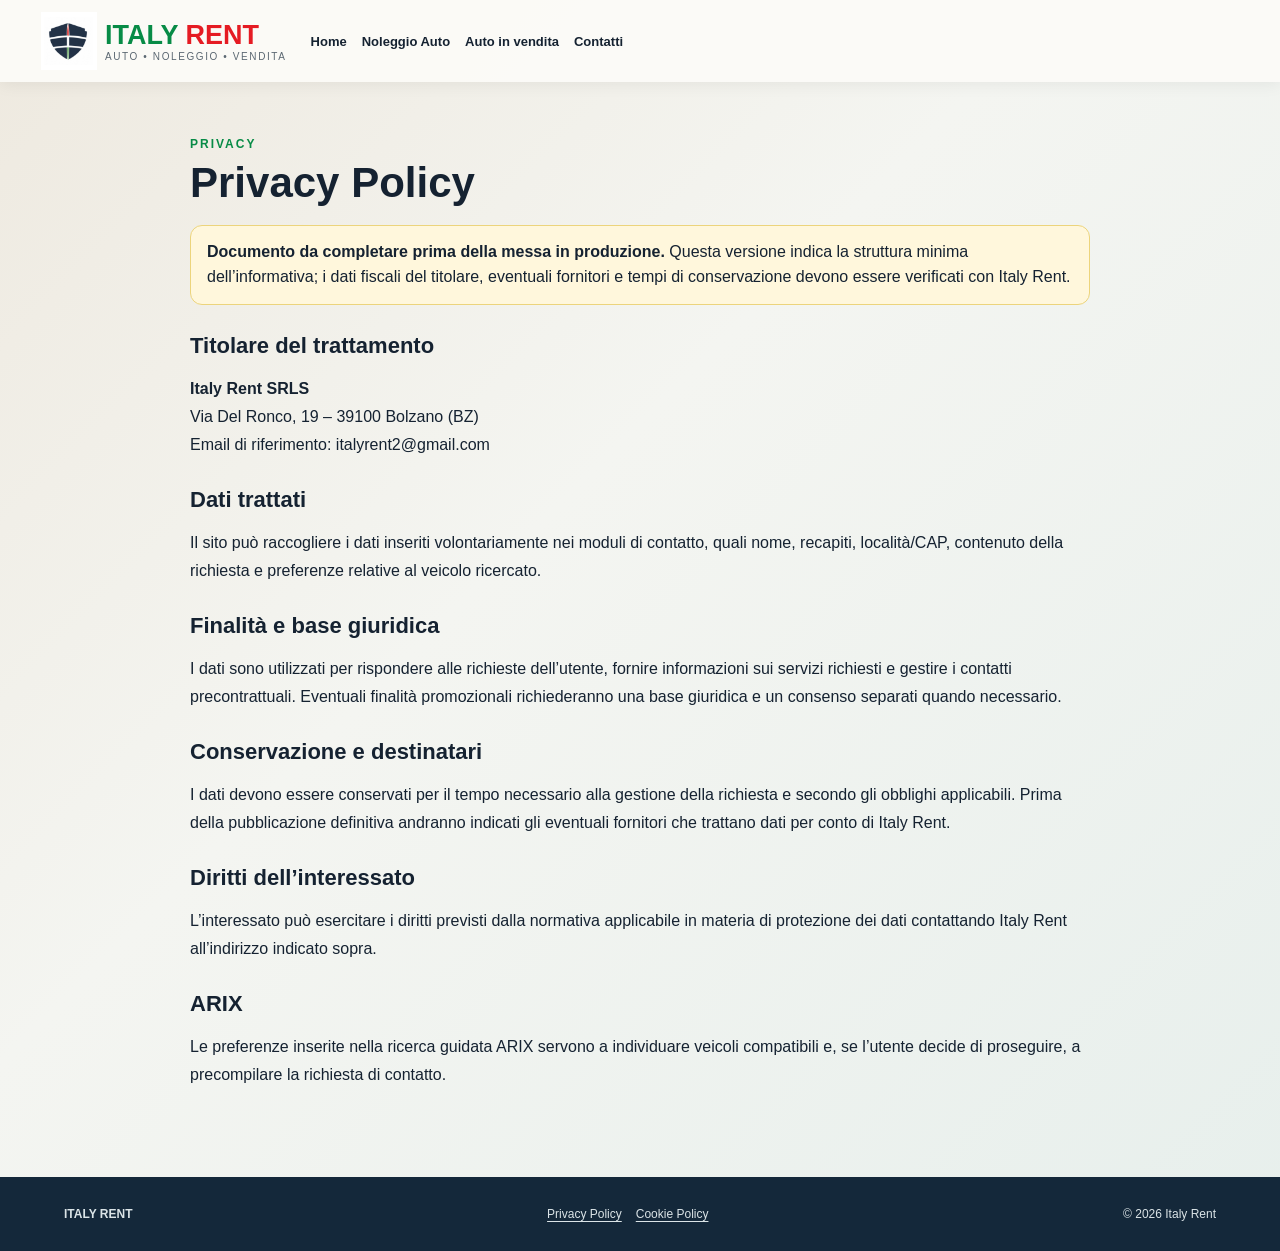
<file: privacy.html>
<!DOCTYPE html>
<html lang="it"><head><meta charset="utf-8"/><meta content="width=device-width,initial-scale=1" name="viewport"/><title>Privacy Policy | Italy Rent</title><link href="style.css?v=1.3.0" rel="stylesheet"/><meta content="Informativa privacy di Italy Rent." name="description"/><meta content="index,follow,max-image-preview:large" name="robots"/><meta content="Privacy Policy | Italy Rent" property="og:title"/><meta content="Informativa privacy di Italy Rent." property="og:description"/><meta content="website" property="og:type"/><meta content="https://www.italyrent.eu/privacy" property="og:url"/><meta content="Italy Rent" property="og:site_name"/><meta content="summary_large_image" name="twitter:card"/><link href="https://www.italyrent.eu/privacy" rel="canonical"/><link rel="icon" href="/favicon.ico" sizes="any"><link rel="apple-touch-icon" href="/assets/apple-touch-icon.png"><link rel="manifest" href="/manifest.webmanifest"><meta name="theme-color" content="#ffffff"><meta name="apple-mobile-web-app-capable" content="yes"><meta name="apple-mobile-web-app-status-bar-style" content="default"></head><body><header class="site-header"><a class="brand" href="index.html"><img src="assets/logo-symbol.png"/><span><strong><b class="green">ITALY</b> <b class="red">RENT</b></strong><small>AUTO • NOLEGGIO • VENDITA</small></span></a><nav class="main-nav"><a href="index.html">Home</a><a href="noleggio.html">Noleggio Auto</a><a href="vendita.html">Auto in vendita</a><a href="contatti.html">Contatti</a></nav></header><main class="section legal-page"><span class="eyebrow">PRIVACY</span><h1>Privacy Policy</h1><div class="legal-notice"><b>Documento da completare prima della messa in produzione.</b> Questa versione indica la struttura minima dell’informativa; i dati fiscali del titolare, eventuali fornitori e tempi di conservazione devono essere verificati con Italy Rent.</div><h2>Titolare del trattamento</h2><p><b>Italy Rent SRLS</b><br/>Via Del Ronco, 19 – 39100 Bolzano (BZ)<br/>Email di riferimento: <a href="mailto:italyrent2@gmail.com">italyrent2@gmail.com</a></p><h2>Dati trattati</h2><p>Il sito può raccogliere i dati inseriti volontariamente nei moduli di contatto, quali nome, recapiti, località/CAP, contenuto della richiesta e preferenze relative al veicolo ricercato.</p><h2>Finalità e base giuridica</h2><p>I dati sono utilizzati per rispondere alle richieste dell’utente, fornire informazioni sui servizi richiesti e gestire i contatti precontrattuali. Eventuali finalità promozionali richiederanno una base giuridica e un consenso separati quando necessario.</p><h2>Conservazione e destinatari</h2><p>I dati devono essere conservati per il tempo necessario alla gestione della richiesta e secondo gli obblighi applicabili. Prima della pubblicazione definitiva andranno indicati gli eventuali fornitori che trattano dati per conto di Italy Rent.</p><h2>Diritti dell’interessato</h2><p>L’interessato può esercitare i diritti previsti dalla normativa applicabile in materia di protezione dei dati contattando Italy Rent all’indirizzo indicato sopra.</p><h2>ARIX</h2><p>Le preferenze inserite nella ricerca guidata ARIX servono a individuare veicoli compatibili e, se l’utente decide di proseguire, a precompilare la richiesta di contatto.</p></main><footer class="site-footer"><b>ITALY RENT</b><span class="legal-links"><a href="privacy.html">Privacy Policy</a><a href="cookie.html">Cookie Policy</a></span><span>© 2026 Italy Rent</span></footer><script>if("serviceWorker" in navigator){window.addEventListener("load",()=>navigator.serviceWorker.register("/sw.js").catch(()=>{}));}</script></body></html>
</file>
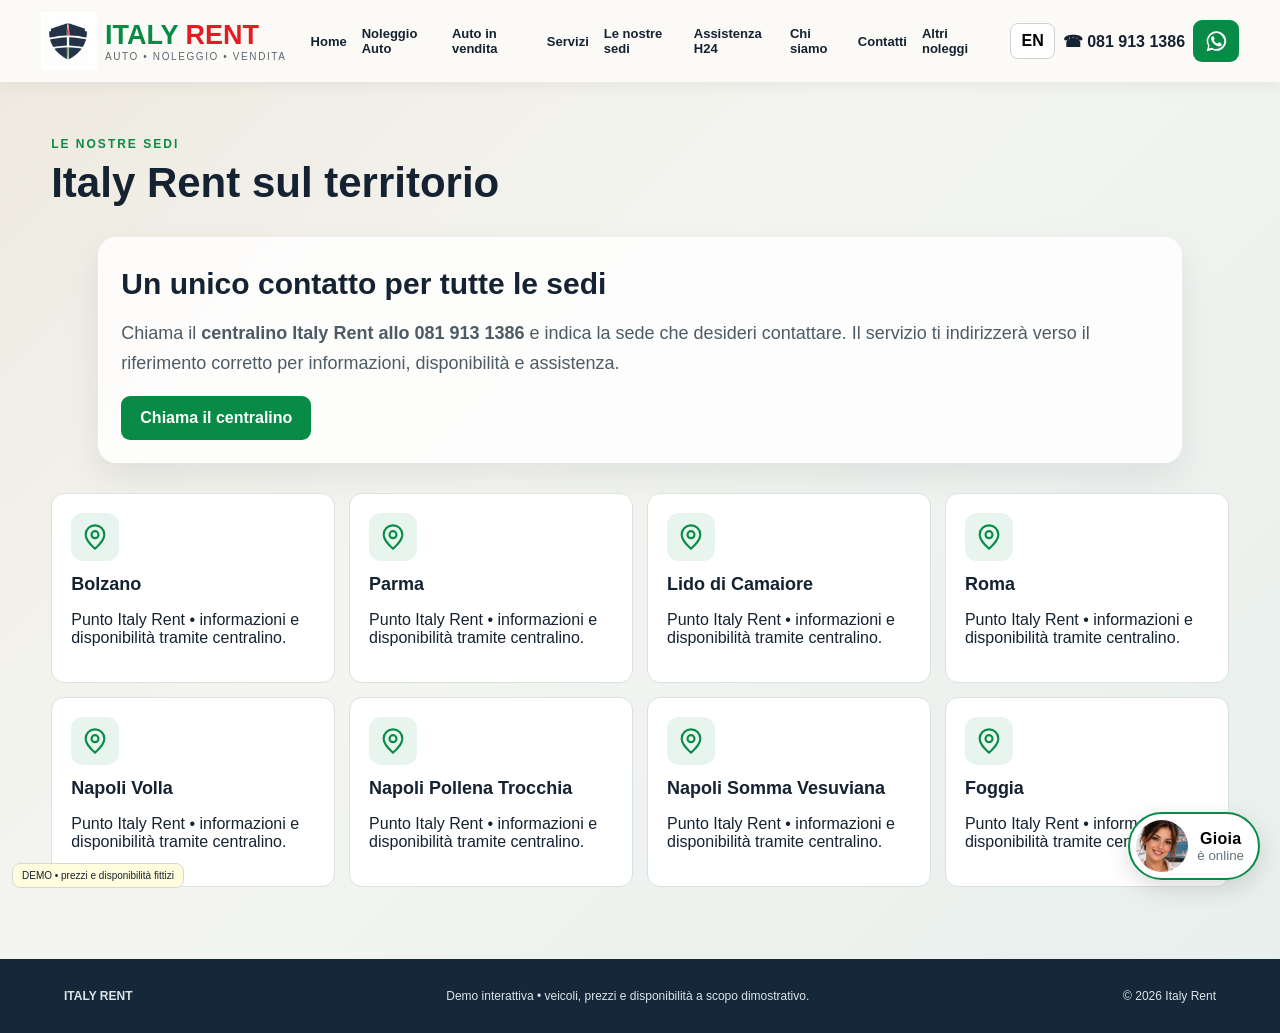
<file: sedi.html>
<!doctype html><html lang="it"><head><meta charset="utf-8"><meta name="viewport" content="width=device-width,initial-scale=1"><title>Le nostre sedi | Italy Rent Demo</title><link rel="stylesheet" href="style.css?v=1.3.0"></head><body><header class="site-header"><a class="brand" href="index.html"><img src="assets/logo-symbol.png"><span><strong><b class="green">ITALY</b> <b class="red">RENT</b></strong><small>AUTO • NOLEGGIO • VENDITA</small></span></a><button class="menu-toggle" aria-label="Apri menu" aria-expanded="false"><span></span><span></span><span></span></button><nav class="main-nav"><a href="index.html" data-i18n="Home">Home</a><a href="noleggio.html" data-i18n="Noleggio Auto">Noleggio Auto</a><a href="vendita.html" data-i18n="Auto in vendita">Auto in vendita</a><a href="servizi.html" data-i18n="Servizi">Servizi</a><a href="sedi.html" data-i18n="Le nostre sedi">Le nostre sedi</a><a href="assistenza.html" data-i18n="Assistenza H24">Assistenza H24</a><a href="chi-siamo.html" data-i18n="Chi siamo">Chi siamo</a><a href="contatti.html" data-i18n="Contatti">Contatti</a><a href="altri-noleggi.html" data-i18n="Altri noleggi">Altri noleggi</a></nav><div class="head-actions"><button class="lang">IT</button><a class="phone" href="tel:+390819131386">☎ 081 913 1386</a><a class="wa wa-icon" href="https://wa.me/393509826072" target="_blank" aria-label="WhatsApp" title="WhatsApp"><svg viewBox="0 0 32 32" aria-hidden="true"><path fill="currentColor" d="M16 3a12.5 12.5 0 0 0-10.8 18.8L3.5 28.5l6.9-1.8A12.5 12.5 0 1 0 16 3Zm0 22.7c-1.9 0-3.8-.5-5.4-1.5l-.4-.2-4.1 1.1 1.1-4-.3-.4A10.2 10.2 0 1 1 16 25.7Zm5.6-7.6c-.3-.2-1.8-.9-2.1-1-.3-.1-.5-.2-.7.2-.2.3-.8 1-1 1.2-.2.2-.4.2-.7.1-1.9-.9-3.2-1.7-4.5-3.9-.3-.6.3-.6.9-1.9.1-.2 0-.5-.1-.7-.1-.2-.7-1.7-1-2.3-.3-.6-.5-.5-.7-.5h-.6c-.2 0-.6.1-.9.4-.3.3-1.2 1.2-1.2 2.9s1.2 3.4 1.4 3.6c.2.2 2.4 3.7 5.9 5.2 2.2 1 3.1 1 4.2.8.7-.1 1.8-.7 2-1.4.3-.7.3-1.3.2-1.4-.1-.2-.3-.3-.6-.4Z"/></svg></a></div></header><main class="section"><span class="eyebrow">LE NOSTRE SEDI</span><h1>Italy Rent sul territorio</h1><div class="panel"><h2>Un unico contatto per tutte le sedi</h2><p class="lead">Chiama il <b>centralino Italy Rent allo 081 913 1386</b> e indica la sede che desideri contattare. Il servizio ti indirizzerà verso il riferimento corretto per informazioni, disponibilità e assistenza.</p><a class="btn greenbtn" href="tel:+390819131386">Chiama il centralino</a></div><div class="locations"><article class="location"><span class="pro-icon"><svg viewBox="0 0 24 24"><path d="M20 10c0 5-8 12-8 12S4 15 4 10a8 8 0 1 1 16 0Zm-8 3a3 3 0 1 0 0-6 3 3 0 0 0 0 6Z"/></svg></span><b>Bolzano</b><p class="muted">Punto Italy Rent • informazioni e disponibilità tramite centralino.</p></article><article class="location"><span class="pro-icon"><svg viewBox="0 0 24 24"><path d="M20 10c0 5-8 12-8 12S4 15 4 10a8 8 0 1 1 16 0Zm-8 3a3 3 0 1 0 0-6 3 3 0 0 0 0 6Z"/></svg></span><b>Parma</b><p class="muted">Punto Italy Rent • informazioni e disponibilità tramite centralino.</p></article><article class="location"><span class="pro-icon"><svg viewBox="0 0 24 24"><path d="M20 10c0 5-8 12-8 12S4 15 4 10a8 8 0 1 1 16 0Zm-8 3a3 3 0 1 0 0-6 3 3 0 0 0 0 6Z"/></svg></span><b>Lido di Camaiore</b><p class="muted">Punto Italy Rent • informazioni e disponibilità tramite centralino.</p></article><article class="location"><span class="pro-icon"><svg viewBox="0 0 24 24"><path d="M20 10c0 5-8 12-8 12S4 15 4 10a8 8 0 1 1 16 0Zm-8 3a3 3 0 1 0 0-6 3 3 0 0 0 0 6Z"/></svg></span><b>Roma</b><p class="muted">Punto Italy Rent • informazioni e disponibilità tramite centralino.</p></article><article class="location"><span class="pro-icon"><svg viewBox="0 0 24 24"><path d="M20 10c0 5-8 12-8 12S4 15 4 10a8 8 0 1 1 16 0Zm-8 3a3 3 0 1 0 0-6 3 3 0 0 0 0 6Z"/></svg></span><b>Napoli Volla</b><p class="muted">Punto Italy Rent • informazioni e disponibilità tramite centralino.</p></article><article class="location"><span class="pro-icon"><svg viewBox="0 0 24 24"><path d="M20 10c0 5-8 12-8 12S4 15 4 10a8 8 0 1 1 16 0Zm-8 3a3 3 0 1 0 0-6 3 3 0 0 0 0 6Z"/></svg></span><b>Napoli Pollena Trocchia</b><p class="muted">Punto Italy Rent • informazioni e disponibilità tramite centralino.</p></article><article class="location"><span class="pro-icon"><svg viewBox="0 0 24 24"><path d="M20 10c0 5-8 12-8 12S4 15 4 10a8 8 0 1 1 16 0Zm-8 3a3 3 0 1 0 0-6 3 3 0 0 0 0 6Z"/></svg></span><b>Napoli Somma Vesuviana</b><p class="muted">Punto Italy Rent • informazioni e disponibilità tramite centralino.</p></article><article class="location"><span class="pro-icon"><svg viewBox="0 0 24 24"><path d="M20 10c0 5-8 12-8 12S4 15 4 10a8 8 0 1 1 16 0Zm-8 3a3 3 0 1 0 0-6 3 3 0 0 0 0 6Z"/></svg></span><b>Foggia</b><p class="muted">Punto Italy Rent • informazioni e disponibilità tramite centralino.</p></article></div></main><footer class="site-footer"><b>ITALY RENT</b><span>Demo interattiva • veicoli, prezzi e disponibilità a scopo dimostrativo.</span><span>© 2026 Italy Rent</span></footer><button class="gioia" id="gioiaBtn"><img class="avatar" src="assets/gioia-avatar.jpg"><span><b>Gioia</b><small>è online</small></span></button><div class="chat" id="chat"><div class="chat-head"><img src="assets/gioia-avatar.jpg"><div><b>Gioia</b><small style="display:block">Assistente virtuale Italy Rent</small></div><button id="closeChat">×</button></div><div id="messages" class="messages"><div class="bot">Ciao, sono <b>Gioia</b> 👋 Come posso aiutarti?</div></div><div class="quick"><button data-q="noleggio">Noleggio</button><button data-q="vendita">Acquisto</button><button data-q="documenti">Documenti</button><button data-q="h24">Assistenza H24</button><button data-q="sedi">Sedi</button><button data-q="operatore">Operatore</button></div><form id="chatForm"><input id="chatInput" placeholder="Scrivi la tua domanda..."><button>➤</button></form></div><div class="demo-ribbon">DEMO • prezzi e disponibilità fittizi</div><script src="app.js"></script></body></html>
</file>
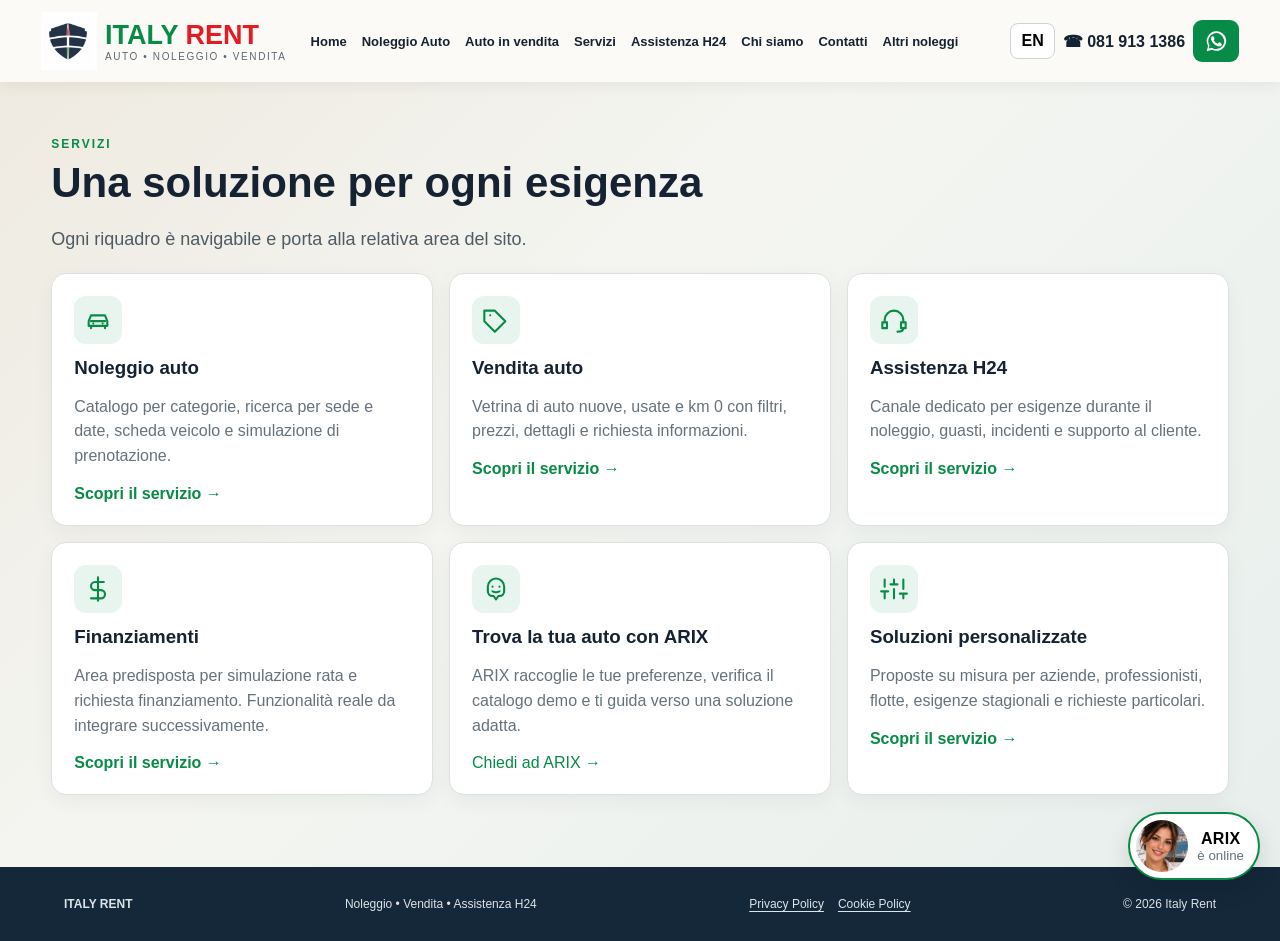
<file: servizi.html>
<!DOCTYPE html>
<html lang="it"><head><meta charset="utf-8"/><meta content="width=device-width,initial-scale=1" name="viewport"/><title>Servizi | Italy Rent</title><link href="style.css?v=1.3.0" rel="stylesheet"/><meta content="Noleggio auto, vendita, assistenza H24 e soluzioni personalizzate per privati, professionisti e aziende." name="description"/><meta content="index,follow,max-image-preview:large" name="robots"/><meta content="Servizi | Italy Rent" property="og:title"/><meta content="Noleggio auto, vendita, assistenza H24 e soluzioni personalizzate per privati, professionisti e aziende." property="og:description"/><meta content="website" property="og:type"/><meta content="https://www.italyrent.eu/servizi" property="og:url"/><meta content="Italy Rent" property="og:site_name"/><meta content="summary_large_image" name="twitter:card"/><link href="https://www.italyrent.eu/servizi" rel="canonical"/><link rel="icon" href="/favicon.ico" sizes="any"><link rel="apple-touch-icon" href="/assets/apple-touch-icon.png"><link rel="manifest" href="/manifest.webmanifest"><meta name="theme-color" content="#ffffff"><meta name="apple-mobile-web-app-capable" content="yes"><meta name="apple-mobile-web-app-status-bar-style" content="default"></head><body><header class="site-header"><a class="brand" href="index.html"><img src="assets/logo-symbol.png"/><span><strong><b class="green">ITALY</b> <b class="red">RENT</b></strong><small>AUTO • NOLEGGIO • VENDITA</small></span></a><button aria-expanded="false" aria-label="Apri menu" class="menu-toggle"><span></span><span></span><span></span></button><nav class="main-nav"><a data-i18n="Home" href="index.html">Home</a><a data-i18n="Noleggio Auto" href="noleggio.html">Noleggio Auto</a><a data-i18n="Auto in vendita" href="vendita.html">Auto in vendita</a><a data-i18n="Servizi" href="servizi.html">Servizi</a><a data-i18n="Assistenza H24" href="assistenza.html">Assistenza H24</a><a data-i18n="Chi siamo" href="chi-siamo.html">Chi siamo</a><a data-i18n="Contatti" href="contatti.html">Contatti</a><a data-i18n="Altri noleggi" href="altri-noleggi.html">Altri noleggi</a></nav><div class="head-actions"><button class="lang">IT</button><a class="phone" href="tel:+390819131386">☎ 081 913 1386</a><a aria-label="WhatsApp" class="wa wa-icon" href="https://wa.me/393509826072" target="_blank" title="WhatsApp"><svg aria-hidden="true" viewbox="0 0 32 32"><path d="M16 3a12.5 12.5 0 0 0-10.8 18.8L3.5 28.5l6.9-1.8A12.5 12.5 0 1 0 16 3Zm0 22.7c-1.9 0-3.8-.5-5.4-1.5l-.4-.2-4.1 1.1 1.1-4-.3-.4A10.2 10.2 0 1 1 16 25.7Zm5.6-7.6c-.3-.2-1.8-.9-2.1-1-.3-.1-.5-.2-.7.2-.2.3-.8 1-1 1.2-.2.2-.4.2-.7.1-1.9-.9-3.2-1.7-4.5-3.9-.3-.6.3-.6.9-1.9.1-.2 0-.5-.1-.7-.1-.2-.7-1.7-1-2.3-.3-.6-.5-.5-.7-.5h-.6c-.2 0-.6.1-.9.4-.3.3-1.2 1.2-1.2 2.9s1.2 3.4 1.4 3.6c.2.2 2.4 3.7 5.9 5.2 2.2 1 3.1 1 4.2.8.7-.1 1.8-.7 2-1.4.3-.7.3-1.3.2-1.4-.1-.2-.3-.3-.6-.4Z" fill="currentColor"></path></svg></a></div></header><main class="section"><span class="eyebrow">SERVIZI</span><h1>Una soluzione per ogni esigenza</h1><p class="lead">Ogni riquadro è navigabile e porta alla relativa area del sito.</p><div class="feature-grid"><a class="feature" href="noleggio.html"><span class="pro-icon"><svg viewbox="0 0 24 24"><path d="M5 17h14M6 17v2m12-2v2M4 13l2-5h12l2 5v4H4v-4Zm2 0h12M8 15h.01M16 15h.01"></path></svg></span><h3>Noleggio auto</h3><p>Catalogo per categorie, ricerca per sede e date, scheda veicolo e simulazione di prenotazione.</p><b class="green">Scopri il servizio →</b></a><a class="feature" href="vendita.html"><span class="pro-icon"><svg viewbox="0 0 24 24"><path d="M20 13 11 22l-9-9V4h9l9 9ZM7 8h.01"></path></svg></span><h3>Vendita auto</h3><p>Vetrina di auto nuove, usate e km 0 con filtri, prezzi, dettagli e richiesta informazioni.</p><b class="green">Scopri il servizio →</b></a><a class="feature" href="assistenza.html"><span class="pro-icon"><svg viewbox="0 0 24 24"><path d="M4 14v-2a8 8 0 0 1 16 0v2M4 14H2v5h4v-5H4Zm16 0h2v5h-4v-5h2Zm0 5c0 2-2 3-5 3"></path></svg></span><h3>Assistenza H24</h3><p>Canale dedicato per esigenze durante il noleggio, guasti, incidenti e supporto al cliente.</p><b class="green">Scopri il servizio →</b></a><a class="feature" href="finanziamenti.html"><span class="pro-icon"><svg viewbox="0 0 24 24"><path d="M12 2v20M17 6H9.5a3.5 3.5 0 0 0 0 7h5a3.5 3.5 0 0 1 0 7H6"></path></svg></span><h3>Finanziamenti</h3><p>Area predisposta per simulazione rata e richiesta finanziamento. Funzionalità reale da integrare successivamente.</p><b class="green">Scopri il servizio →</b></a><a class="feature arix-start" href="#"><div class="pro-icon"><svg viewbox="0 0 24 24"><path d="M12 3a7 7 0 0 0-7 7v4a4 4 0 0 0 4 4h1l2 3 2-3h1a4 4 0 0 0 4-4v-4a7 7 0 0 0-7-7Z"></path><path d="M9 10h.01M15 10h.01M9 14c2 1 4 1 6 0"></path></svg></div><h3>Trova la tua auto con ARIX</h3><p>ARIX raccoglie le tue preferenze, verifica il catalogo demo e ti guida verso una soluzione adatta.</p><span class="green">Chiedi ad ARIX →</span></a><a class="feature" href="contatti.html"><span class="pro-icon"><svg viewbox="0 0 24 24"><path d="M4 20v-6m0-4V4m8 16v-8m0-4V4m8 16v-4m0-4V4M1 14h6M9 8h6m2 8h6"></path></svg></span><h3>Soluzioni personalizzate</h3><p>Proposte su misura per aziende, professionisti, flotte, esigenze stagionali e richieste particolari.</p><b class="green">Scopri il servizio →</b></a></div></main><footer class="site-footer"><b>ITALY RENT</b><span>Noleggio • Vendita • Assistenza H24</span><span class="legal-links"><a href="privacy.html">Privacy Policy</a><a href="cookie.html">Cookie Policy</a></span><span>© 2026 Italy Rent</span></footer><button class="gioia" id="arixBtn"><img class="avatar" src="assets/gioia-avatar.jpg"/><span><b>ARIX</b><small>è online</small></span></button><div class="chat" id="chat"><div class="chat-head"><img src="assets/gioia-avatar.jpg"/><div><b>ARIX</b><small style="display:block">Assistente virtuale Italy Rent</small></div><button id="closeChat">×</button></div><div class="messages" id="messages"><div class="bot">Ciao, sono <b>ARIX</b> 👋 Posso aiutarti a trovare il veicolo più adatto a te.</div></div><div class="arix-progress"><span></span></div><div class="chat-note">Le informazioni inserite servono esclusivamente a gestire la richiesta a Italy Rent.</div><form id="chatForm"><input id="chatInput" placeholder="Scrivi la tua domanda..."/><button>➤</button></form></div><script src="app.js?v=3.1.0"></script><script>if("serviceWorker" in navigator){window.addEventListener("load",()=>navigator.serviceWorker.register("/sw.js").catch(()=>{}));}</script></body></html>
</file>
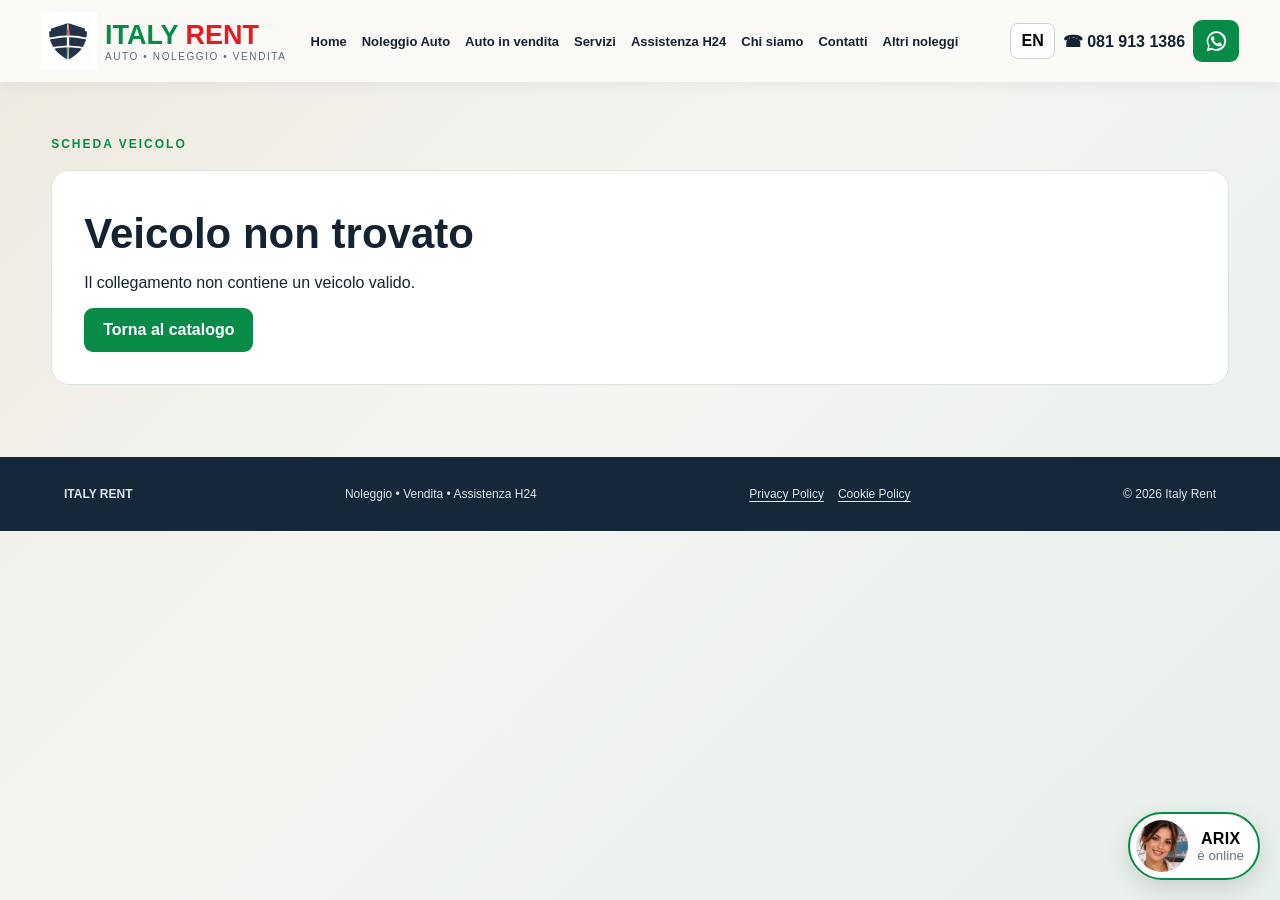
<file: veicolo.html>
<!DOCTYPE html>
<html lang="it"><head><meta charset="utf-8"/><meta content="width=device-width,initial-scale=1" name="viewport"/><title>Veicolo | Italy Rent</title><link href="style.css?v=1.3.0" rel="stylesheet"/><meta content="Dettagli del veicolo disponibile nel catalogo Italy Rent." name="description"/><meta content="index,follow,max-image-preview:large" name="robots"/><meta content="Veicolo | Italy Rent" property="og:title"/><meta content="Dettagli del veicolo disponibile nel catalogo Italy Rent." property="og:description"/><meta content="website" property="og:type"/><meta content="https://www.italyrent.eu/veicolo" property="og:url"/><meta content="Italy Rent" property="og:site_name"/><meta content="summary_large_image" name="twitter:card"/><link href="https://www.italyrent.eu/veicolo" rel="canonical"/><link rel="icon" href="/favicon.ico" sizes="any"><link rel="apple-touch-icon" href="/assets/apple-touch-icon.png"><link rel="manifest" href="/manifest.webmanifest"><meta name="theme-color" content="#ffffff"><meta name="apple-mobile-web-app-capable" content="yes"><meta name="apple-mobile-web-app-status-bar-style" content="default"></head><body><header class="site-header"><a class="brand" href="index.html"><img src="assets/logo-symbol.png"/><span><strong><b class="green">ITALY</b> <b class="red">RENT</b></strong><small>AUTO • NOLEGGIO • VENDITA</small></span></a><button aria-expanded="false" aria-label="Apri menu" class="menu-toggle"><span></span><span></span><span></span></button><nav class="main-nav"><a data-i18n="Home" href="index.html">Home</a><a data-i18n="Noleggio Auto" href="noleggio.html">Noleggio Auto</a><a data-i18n="Auto in vendita" href="vendita.html">Auto in vendita</a><a data-i18n="Servizi" href="servizi.html">Servizi</a><a data-i18n="Assistenza H24" href="assistenza.html">Assistenza H24</a><a data-i18n="Chi siamo" href="chi-siamo.html">Chi siamo</a><a data-i18n="Contatti" href="contatti.html">Contatti</a><a data-i18n="Altri noleggi" href="altri-noleggi.html">Altri noleggi</a></nav><div class="head-actions"><button class="lang">IT</button><a class="phone" href="tel:+390819131386">☎ 081 913 1386</a><a aria-label="WhatsApp" class="wa wa-icon" href="https://wa.me/393509826072" target="_blank" title="WhatsApp"><svg aria-hidden="true" viewbox="0 0 32 32"><path d="M16 3a12.5 12.5 0 0 0-10.8 18.8L3.5 28.5l6.9-1.8A12.5 12.5 0 1 0 16 3Zm0 22.7c-1.9 0-3.8-.5-5.4-1.5l-.4-.2-4.1 1.1 1.1-4-.3-.4A10.2 10.2 0 1 1 16 25.7Zm5.6-7.6c-.3-.2-1.8-.9-2.1-1-.3-.1-.5-.2-.7.2-.2.3-.8 1-1 1.2-.2.2-.4.2-.7.1-1.9-.9-3.2-1.7-4.5-3.9-.3-.6.3-.6.9-1.9.1-.2 0-.5-.1-.7-.1-.2-.7-1.7-1-2.3-.3-.6-.5-.5-.7-.5h-.6c-.2 0-.6.1-.9.4-.3.3-1.2 1.2-1.2 2.9s1.2 3.4 1.4 3.6c.2.2 2.4 3.7 5.9 5.2 2.2 1 3.1 1 4.2.8.7-.1 1.8-.7 2-1.4.3-.7.3-1.3.2-1.4-.1-.2-.3-.3-.6-.4Z" fill="currentColor"></path></svg></a></div></header><main class="section vehicle-page">
<span class="eyebrow">SCHEDA VEICOLO</span>
<div id="vehicleDetail">
  <div class="vehicle-loading">Caricamento veicolo...</div>
</div>
</main><footer class="site-footer"><b>ITALY RENT</b><span>Noleggio • Vendita • Assistenza H24</span><span class="legal-links"><a href="privacy.html">Privacy Policy</a><a href="cookie.html">Cookie Policy</a></span><span>© 2026 Italy Rent</span></footer><button class="gioia" id="arixBtn"><img class="avatar" src="assets/gioia-avatar.jpg"/><span><b>ARIX</b><small>è online</small></span></button><div class="chat" id="chat"><div class="chat-head"><img src="assets/gioia-avatar.jpg"/><div><b>ARIX</b><small style="display:block">Assistente virtuale Italy Rent</small></div><button id="closeChat">×</button></div><div class="messages" id="messages"><div class="bot">Ciao, sono <b>ARIX</b> 👋 Posso aiutarti a trovare il veicolo più adatto a te.</div></div><div class="arix-progress"><span></span></div><div class="chat-note">Le informazioni inserite servono esclusivamente a gestire la richiesta a Italy Rent.</div><form id="chatForm"><input id="chatInput" placeholder="Scrivi la tua domanda..."/><button>➤</button></form></div>
<script>
(async function(){
  const box=document.getElementById('vehicleDetail');
  const params=new URL(window.location.href).searchParams;
  const rawId=params.get('id');
  const id=rawId ? String(rawId).trim() : '';
  const legacyAuto=params.get('auto');
  const esc=s=>String(s??'').replace(/[&<>"']/g,c=>({'&':'&amp;','<':'&lt;','>':'&gt;','"':'&quot;',"'":'&#39;'}[c]));
  const money=n=>Number(n||0).toLocaleString('it-IT',{maximumFractionDigits:0});
  const imageUrl=u=>(u||'assets/logo-symbol.png')
    .replace('/api/image/vehicles%2F','/api/image/vehicles/')
    .replace('/api/image/vehicles%2f','/api/image/vehicles/');

  if(!id || !/^\d+$/.test(id)){
    box.innerHTML='<div class="vehicle-error"><h1>Veicolo non trovato</h1><p>Il collegamento non contiene un veicolo valido.</p><a class="btn greenbtn" href="vendita.html">Torna al catalogo</a></div>';
    return;
  }

  try{
    const r=await fetch('/api/vehicles?ts='+Date.now(),{cache:'no-store'});
    if(!r.ok) throw new Error('HTTP '+r.status);
    const vehicles=await r.json();
    const v=vehicles.find(x=>String(x.id)===id);
    if(!v) throw new Error('NOT_FOUND');

    const sale=!!+v.for_sale, rent=!!+v.for_rent;
    const img=imageUrl(v.image_url);
    const status=esc(v.status||'Disponibile');

    let price='';
    if(sale && +v.sale_price>0) price+=`<div class="vehicle-price sale-price">€ ${money(v.sale_price)}</div><small>Prezzo di vendita</small>`;
    if(rent && +v.rent_price>0) price+=`<div class="vehicle-price">da € ${money(v.rent_price)}/giorno</div><small>Tariffa noleggio</small>`;

    let actions='';
    if(sale) actions+=`<a class="btn redbtn" href="contatti.html?vehicle=${v.id}">Richiedi informazioni</a>`;
    if(rent && +v.rent_price>0) actions+=`<a class="btn greenbtn" href="prenotazione.html?vehicle=${v.id}">Prenota</a>`;
    actions+=`<a class="btn outline" href="${sale?'vendita.html':'noleggio.html'}">← Torna al catalogo</a>`;

    box.innerHTML=`
      <div class="vehicle-title-row">
        <div><h1>${esc(v.name||'Veicolo')}</h1>
        <div class="vehicle-badges">${rent?'<span class="vehicle-badge rent">Noleggio</span>':''}${sale?'<span class="vehicle-badge sale">In vendita</span>':''}<span class="vehicle-status">${status}</span></div></div>
      </div>
      <div class="vehicle-detail-grid">
        <section class="vehicle-photo-card">
          <img src="${esc(img)}" alt="${esc(v.name||'Veicolo Italy Rent')}">
        </section>
        <section class="vehicle-info-card">
          <div class="vehicle-price-box">${price||'<div class="vehicle-price">Prezzo su richiesta</div>'}</div>
          <div class="vehicle-spec-grid">
            <div><span>Categoria</span><b>${esc(v.type||'-')}</b></div>
            <div><span>Anno</span><b>${esc(v.year||'-')}</b></div>
            <div><span>Chilometri</span><b>${Number(v.km||0).toLocaleString('it-IT')} km</b></div>
            <div><span>Alimentazione</span><b>${esc(v.fuel||'-')}</b></div>
            <div><span>Cambio</span><b>${esc(v.gear||'-')}</b></div>
            <div><span>Posti</span><b>${esc(v.seats||5)}</b></div>
          </div>
          <div class="vehicle-actions">${actions}</div>
        </section>
      </div>
      <section class="vehicle-description">
        <h2>Descrizione</h2>
        <p>${esc(v.description||'Contatta Italy Rent per maggiori informazioni su questo veicolo.')}</p>
      </section>`;

    document.title=`${v.name} | Italy Rent`;
    const desc=document.querySelector('meta[name="description"]');
    if(desc) desc.content=`${v.name}: caratteristiche, prezzo e disponibilità nel catalogo Italy Rent.`;
  }catch(e){
    box.innerHTML='<div class="vehicle-error"><h1>Veicolo non disponibile</h1><p>Non è stato possibile caricare questa scheda. Torna al catalogo oppure contatta Italy Rent.</p><a class="btn greenbtn" href="vendita.html">Torna al catalogo</a></div>';
  }
})();
</script>
<script src="app.js?v=3.1.0"></script><script>if("serviceWorker" in navigator){window.addEventListener("load",()=>navigator.serviceWorker.register("/sw.js").catch(()=>{}));}</script></body></html>
</file>
<file: style.css>
:root{--g:#078b46;--r:#e51b23;--nav:#14283a;--ink:#152231;--muted:#65727c;--line:#dbe1df;--paper:#fbfaf7;--soft:#eef2ef}*{box-sizing:border-box}body{margin:0;font-family:Inter,Arial,sans-serif;color:var(--ink);background:linear-gradient(135deg,#eee9df 0%,#f4f5f1 42%,#e7efec 100%);min-height:100vh}a{text-decoration:none;color:inherit}button,input,select,textarea{font:inherit}.site-header{min-height:82px;display:flex;align-items:center;padding:0 3.2%;gap:24px;position:sticky;top:0;background:#fbfaf7f5;z-index:50;box-shadow:0 2px 16px #0001}.brand{display:flex;align-items:center;gap:8px;min-width:230px}.brand img{width:48px}.brand strong{font-size:22px}.brand small{display:block;font-size:9px;letter-spacing:1.4px;color:#5c6872}.green{color:var(--g)}.red{color:var(--r)}nav{display:flex;align-items:center;gap:15px;flex:1;font-size:13px;font-weight:800}nav a:hover{color:var(--g)}.head-actions{display:flex;align-items:center;gap:8px;white-space:nowrap}.lang{border:1px solid #ccd4d1;background:#fff;border-radius:8px;padding:8px 10px;font-weight:800}.phone{font-weight:900}.wa{background:var(--g);color:#fff;padding:11px 14px;border-radius:9px}.hero{width:100%;min-height:510px;background:linear-gradient(90deg,#102331f2 0%,#102331d8 34%,#10233165 58%,transparent 78%),url('assets/hero-clean.jpg') center/cover no-repeat;display:flex;align-items:center}.hero-copy{width:min(650px,90%);margin-left:5%;color:#fff}.eyebrow{font-size:12px;letter-spacing:2px;font-weight:900;color:var(--g)}.hero .eyebrow{color:#7de4aa}.hero h1{font-size:58px;line-height:1.03;margin:14px 0}.hero p{font-size:20px;line-height:1.45}.buttons{display:flex;gap:12px;flex-wrap:wrap;margin:24px 0}.btn{display:inline-block;border:0;border-radius:9px;padding:13px 19px;font-weight:900;cursor:pointer}.greenbtn{background:var(--g);color:#fff}.redbtn{background:var(--r);color:#fff}.darkbtn{background:var(--nav);color:#fff}.outline{background:#fff;border:1px solid #cfd6d3}.trust{display:flex;gap:22px;flex-wrap:wrap;font-size:14px;font-weight:700}.section,.panel{width:min(1240px,92%);margin:30px auto}.section{padding:22px 0 42px}.section h1{font-size:42px;margin:7px 0}.section h2{font-size:30px;margin:7px 0}.lead{font-size:18px;line-height:1.65;color:#4d5b65}.panel{background:#ffffffd9;border:1px solid #ffffff;padding:22px;border-radius:18px;box-shadow:0 14px 35px #15252f15}.search-grid{display:grid;grid-template-columns:1.15fr 1fr 1fr 1fr auto;gap:12px}.search-grid label,.form label{font-size:12px;font-weight:900}.search-grid input,.search-grid select,.form input,.form select,.form textarea{width:100%;margin-top:6px;padding:12px;border:1px solid #cfd7d4;border-radius:8px;background:#fff}.section-head{display:flex;justify-content:space-between;align-items:end;margin-bottom:18px}.cars{display:grid;grid-template-columns:repeat(4,1fr);gap:16px}.car{background:#fff;border:1px solid var(--line);border-radius:14px;overflow:hidden;box-shadow:0 7px 20px #1726300d}.carpic{height:180px;background:linear-gradient(135deg,#e1e7e4,#f9faf8);position:relative;overflow:hidden}.carpic img{width:100%;height:100%;object-fit:contain;padding:4px}.carpic img.broken{display:none}.photo-fallback{display:none;width:100%;height:100%;background:linear-gradient(135deg,#dce5e0,#f7f5ef);align-items:center;justify-content:center;color:#687781;font-weight:800;text-align:center;padding:20px}.badge{position:absolute;top:10px;left:10px;background:var(--g);color:#fff;border-radius:6px;padding:6px 9px;font-size:11px;font-weight:900}.sale-badge{background:var(--r)}.carbody{padding:15px}.carbody h3{margin:0 0 5px}.spec{color:var(--muted);font-size:13px;min-height:36px}.price{font-size:20px;color:var(--g);font-weight:900;margin:10px 0}.sale-price{color:var(--r)}.car-actions{display:flex;gap:7px}.car-actions a{flex:1;text-align:center;border:1px solid #d1d8d5;border-radius:7px;padding:9px;font-weight:800}.car-actions .primary{background:var(--nav);color:#fff}.feature-grid{display:grid;grid-template-columns:repeat(3,1fr);gap:16px}.feature{display:block;background:#fff;border:1px solid var(--line);border-radius:15px;padding:22px;box-shadow:0 6px 20px #0000000c;transition:.2s}.feature:hover{transform:translateY(-3px);box-shadow:0 10px 25px #0002}.pro-icon{width:48px;height:48px;border-radius:12px;background:#e8f5ee;color:var(--g);display:grid;place-items:center;margin-bottom:13px}.pro-icon svg{width:28px;height:28px;fill:none;stroke:currentColor;stroke-width:1.8;stroke-linecap:round;stroke-linejoin:round}.feature h3{margin:4px 0 8px}.feature p{color:var(--muted);line-height:1.55}.locations{display:grid;grid-template-columns:repeat(4,1fr);gap:14px}.location{background:#fff;border:1px solid var(--line);border-radius:13px;padding:19px}.location b{font-size:18px}.about-grid{display:grid;grid-template-columns:1.15fr .85fr;gap:24px;align-items:stretch}.about-card{background:#fff;border-radius:18px;padding:28px;border:1px solid var(--line)}.about-card ul{line-height:1.9}.other-grid{display:grid;grid-template-columns:repeat(3,1fr);gap:18px}.other{background:linear-gradient(135deg,#fff,#eef3f0);border-radius:16px;padding:26px;border:1px solid var(--line)}.other .pro-icon{width:58px;height:58px}.notice{padding:14px 16px;background:#fff5dc;border:1px solid #ead294;border-radius:10px}.contact-layout{display:grid;grid-template-columns:.8fr 1.2fr;gap:22px}.contact-card{background:var(--nav);color:#fff;border-radius:18px;padding:28px}.form{background:#fff;border-radius:18px;padding:26px;display:grid;grid-template-columns:1fr 1fr;gap:13px}.form .wide{grid-column:1/-1}.form textarea{min-height:130px}.h24-hero{background:linear-gradient(120deg,#10283a,#17465a);color:#fff;border-radius:20px;padding:34px;display:grid;grid-template-columns:1.3fr .7fr;gap:20px;align-items:center}.steps{display:grid;grid-template-columns:repeat(4,1fr);gap:12px}.step{background:#fff;border-radius:14px;padding:20px;border:1px solid var(--line)}.step b{display:block;color:var(--g);font-size:28px}.site-footer{background:var(--nav);color:#dbe4e7;padding:30px 5%;display:flex;justify-content:space-between;gap:15px;font-size:12px}.gioia{position:fixed;right:78px;bottom:20px;background:#fff;border:2px solid var(--g);border-radius:40px;padding:6px 14px 6px 6px;display:flex;align-items:center;gap:9px;z-index:40;box-shadow:0 8px 25px #0002}.avatar{width:52px;height:52px;border-radius:50%;object-fit:cover;object-position:center 22%}.gioia small{display:block;color:var(--muted)}.floating-wa{position:fixed;right:20px;bottom:20px;width:50px;height:50px;border-radius:50%;background:#19ae58;color:#fff;display:grid;place-items:center;font-weight:900;z-index:40}.chat{position:fixed;right:20px;bottom:88px;width:380px;background:#fff;border-radius:18px;box-shadow:0 18px 60px #0004;z-index:45;overflow:hidden;display:none}.chat.open{display:block}.chat-head{background:var(--nav);color:#fff;padding:14px;display:flex;align-items:center;gap:10px}.chat-head img{width:42px;height:42px;border-radius:50%;object-fit:cover}.chat-head button{margin-left:auto;background:none;border:0;color:#fff;font-size:24px}.messages{height:210px;overflow:auto;padding:14px;background:#f0f3f1}.bot,.user{padding:10px 12px;border-radius:12px;margin:7px 0;max-width:86%;font-size:14px}.bot{background:#fff}.user{background:#dff4e7;margin-left:auto}.quick{padding:9px;display:flex;flex-wrap:wrap;gap:6px}.quick button{border:1px solid #d6ddda;background:#fff;border-radius:18px;padding:7px 10px}.chat form{display:flex;border-top:1px solid #ddd}.chat form input{flex:1;border:0;padding:14px}.chat form button{width:55px;border:0;background:var(--g);color:#fff}.demo-ribbon{position:fixed;left:12px;bottom:12px;background:#fffddd;border:1px solid #d8d8d0;padding:6px 9px;border-radius:8px;font-size:10px;z-index:20}
@media(max-width:1050px){nav{display:none}.phone{display:none}.cars{grid-template-columns:repeat(2,1fr)}.search-grid{grid-template-columns:1fr 1fr}.feature-grid,.steps{grid-template-columns:1fr 1fr}.locations{grid-template-columns:repeat(2,1fr)}}@media(max-width:650px){.site-header{min-height:70px;padding:0 12px}.brand{min-width:0}.brand img{width:40px}.brand strong{font-size:17px}.brand small{display:none}.wa{display:none}.hero{min-height:520px;background-position:62% center}.hero-copy{margin:0;padding:35px 20px}.hero h1{font-size:42px}.search-grid,.cars,.feature-grid,.locations,.about-grid,.other-grid,.contact-layout,.steps,.h24-hero,.form{grid-template-columns:1fr}.form .wide{grid-column:auto}.section-head{display:block}.gioia{right:70px}.chat{right:10px;width:calc(100vw - 20px)}.site-footer{flex-direction:column}}

/* V1.4 catalog polish */
.photo-fallback{background:linear-gradient(135deg,#dfe7e3,#eef1ed);color:#123047;font-weight:800;font-size:15px;text-align:center;align-items:center;justify-content:center;min-height:180px;padding:24px}.catalog-note{display:flex;gap:10px;align-items:center;margin:14px 0 22px;padding:12px 16px;background:#eef7f1;border:1px solid #d4e7da;border-radius:12px;color:#234}.catalog-note strong{color:#008f4c}.cars{align-items:stretch}.carpic{min-height:190px;background:#edf1ef}.carpic img{width:100%;height:190px;object-fit:cover;display:block}.carpic img.broken{display:none}.carpic img.broken + .photo-fallback{display:flex!important;height:190px}.carbody{display:flex;flex-direction:column}.car-actions{margin-top:auto}
/* V1.5 contact, WhatsApp and assistance refinements */
.wa-icon{width:46px;height:42px;padding:8px!important;display:grid!important;place-items:center}.wa-icon svg{width:25px;height:25px}.floating-wa{display:none!important}.gioia{right:20px}.gioia-assist{justify-self:end;display:flex;align-items:center;gap:16px;background:#ffffff14;border:1px solid #ffffff2e;border-radius:18px;padding:16px 20px;max-width:330px}.gioia-assist img{width:96px;height:96px;border-radius:50%;object-fit:cover;object-position:center 20%;border:3px solid #54d58c}.gioia-assist b{display:block;font-size:18px}.gioia-assist span{display:block;color:#dce7ea;margin-top:6px;line-height:1.4}.contact-card a{color:#fff;text-decoration:none}.contact-card h3{margin-bottom:5px}.contact-card p{line-height:1.65}.carpic img{object-fit:cover;padding:0}.carpic{background:#e6ece9}
@media(max-width:900px){.gioia-assist{justify-self:start}.gioia{right:12px}}

/* V1.7 catalogo: formato fotografico uniforme */
.carpic{height:210px!important;background:#f3f5f4!important;overflow:hidden;display:flex;align-items:center;justify-content:center}
.carpic img{width:100%!important;height:100%!important;object-fit:cover!important;object-position:center!important;display:block}
@media(max-width:700px){.carpic{height:220px!important}}

/* V1.8 catalog image normalization */
.car .carpic{height:210px!important;min-height:210px!important;display:flex!important;align-items:center!important;justify-content:center!important;background:#f4f6f5!important;overflow:hidden!important;padding:10px!important;box-sizing:border-box!important}
.car .carpic img{width:100%!important;height:100%!important;object-fit:contain!important;object-position:center!important;display:block!important}
.car .carpic .fallback{display:none!important}

/* V2.0 mobile navigation and photographic category cards */
.menu-toggle{display:none;border:0;background:transparent;padding:10px;margin-left:auto;cursor:pointer}.menu-toggle span{display:block;width:25px;height:2px;background:var(--nav);margin:5px 0;border-radius:2px}.other{overflow:hidden}.other-photo{height:180px;margin:-26px -26px 20px;overflow:hidden;background:#e9eeeb}.other-photo img{width:100%;height:100%;object-fit:cover;display:block}
@media(max-width:1050px){.site-header{flex-wrap:wrap}.menu-toggle{display:block}.main-nav{display:none!important;order:4;flex-basis:100%;width:100%;padding:8px 0 16px;border-top:1px solid #e3e6e4}.main-nav.open{display:flex!important;flex-direction:column;align-items:stretch;gap:0}.main-nav a{padding:12px 8px;border-bottom:1px solid #ecefed;font-size:15px}.head-actions{margin-left:0}.lang{display:block}.wa{display:grid!important;width:42px;height:42px;padding:9px;place-items:center}.wa svg{width:24px;height:24px}.phone{display:none}}
@media(max-width:650px){.site-header{padding:7px 12px;gap:8px}.brand{margin-right:auto}.head-actions{gap:6px}.lang{padding:8px}.hero{min-height:500px}.hero h1{font-size:38px}.section,.panel{width:min(94%,1240px);margin:18px auto}.section{padding:14px 0 28px}.section h1{font-size:32px}.section h2{font-size:26px}.lead{font-size:16px}.cars{grid-template-columns:1fr}.carpic{height:220px}.other-grid{grid-template-columns:1fr}.other-photo{height:190px}.gioia{right:12px;bottom:14px}.demo-ribbon{display:none}}

/* V2.2 — ARIX guided vehicle finder */
.arix-cta{background:linear-gradient(120deg,#10283a,#173c4c);color:#fff;border-radius:22px;padding:28px 32px;display:grid;grid-template-columns:1.35fr .65fr;gap:24px;align-items:center;box-shadow:0 16px 38px #10283a22}.arix-cta h2{font-size:34px;margin:8px 0 12px}.arix-cta h2 span{color:#64df99}.arix-cta p{line-height:1.65;color:#e5eef0;max-width:760px}.arix-cta-person{display:flex;align-items:center;gap:14px;justify-self:end;background:#ffffff12;border:1px solid #ffffff28;border-radius:18px;padding:14px 18px}.arix-cta-person img{width:88px;height:88px;border-radius:50%;object-fit:cover;object-position:center 20%;border:3px solid #50d58b}.arix-cta-person b{display:block;font-size:24px}.arix-cta-person small{display:block;color:#dce8ea;margin-top:4px}.arix-progress{height:4px;background:#e3e9e6}.arix-progress span{display:block;height:100%;background:var(--g);width:0;transition:.25s}.chat .choice-grid{display:grid;grid-template-columns:1fr 1fr;gap:7px;margin:8px 0}.chat .choice-grid button{border:1px solid #cfd9d5;background:#fff;border-radius:10px;padding:9px 8px;font-weight:700;cursor:pointer}.chat .choice-grid button:hover{border-color:var(--g);color:var(--g)}.chat .result-card{background:#fff;border:1px solid #d7dfdc;border-radius:12px;padding:11px;margin-top:8px}.chat .result-card b{display:block}.chat .result-card a{display:inline-block;margin-top:7px;color:var(--g);font-weight:800}.chat-note{font-size:10px;color:#718087;padding:0 12px 10px;line-height:1.35}.gioia span b{letter-spacing:.3px}
@media(max-width:760px){.arix-cta{grid-template-columns:1fr;padding:22px}.arix-cta h2{font-size:28px}.arix-cta-person{justify-self:start}.chat{bottom:78px}.messages{height:260px}.chat .choice-grid{grid-template-columns:1fr 1fr}}

/* V2.3 — ARIX refinement */
.quick{display:none!important}.arix-cta-compact{padding:20px 24px;grid-template-columns:1.5fr .5fr;margin-top:22px;margin-bottom:22px}.arix-cta-compact h2{font-size:27px;margin:5px 0 8px}.arix-cta-compact p{font-size:14px;line-height:1.5;margin:0 0 12px;max-width:780px}.arix-cta-compact .arix-cta-person{padding:10px 14px;border-radius:14px}.arix-cta-compact .arix-cta-person img{width:64px;height:64px}.arix-cta-compact .arix-cta-person b{font-size:20px}.arix-contact-btn{display:inline-block;margin-top:10px;background:var(--g);color:#fff!important;border-radius:9px;padding:10px 13px;font-weight:900;text-decoration:none}.messages{height:285px}
@media(max-width:760px){.arix-cta-compact{padding:17px 18px;gap:12px}.arix-cta-compact h2{font-size:23px}.arix-cta-compact p{font-size:13px}.arix-cta-compact .arix-cta-person{justify-self:start}.arix-cta-compact .arix-cta-person img{width:54px;height:54px}.messages{height:320px}}


/* V2.4 — ARIX global floating assistant card */
.arix-side-card{position:fixed;right:22px;bottom:92px;width:230px;z-index:48;background:linear-gradient(145deg,#10283a,#173c4c);color:#fff;border-radius:18px;padding:16px;box-shadow:0 16px 36px #0d223544;border:1px solid #ffffff24;text-align:center}
.arix-side-card>img{width:68px;height:68px;border-radius:50%;object-fit:cover;object-position:center 20%;border:3px solid #50d58b;margin:0 auto 8px;display:block}
.arix-side-copy span{display:block;font-size:10px;letter-spacing:1.2px;color:#65df99;font-weight:900;margin-bottom:5px}
.arix-side-copy b{display:block;font-size:17px;line-height:1.18;margin-bottom:3px}
.arix-side-copy strong{display:block;color:#65df99;font-size:19px;line-height:1.15;margin-bottom:7px}
.arix-side-copy p{font-size:12px;line-height:1.35;color:#e4edef;margin:0 0 10px}
.arix-side-card .arix-start{width:100%;border:0;border-radius:10px;background:#00a650;color:#fff;padding:10px 8px;font-weight:900;cursor:pointer}
@media(max-width:760px){
 .arix-side-card{right:10px;bottom:76px;width:178px;padding:10px 11px;border-radius:15px;text-align:left;display:grid;grid-template-columns:44px 1fr;gap:8px;align-items:center}
 .arix-side-card>img{width:44px;height:44px;margin:0;grid-row:1/3}
 .arix-side-copy span,.arix-side-copy p{display:none}
 .arix-side-copy b{font-size:12px;margin:0}
 .arix-side-copy strong{font-size:14px;margin:1px 0 6px}
 .arix-side-card .arix-start{font-size:11px;padding:7px 6px}
}


/* V2.5 — ARIX taller chat and dismissible side card */
.chat{width:400px;max-height:calc(100vh - 115px)}
.messages{height:390px;max-height:calc(100vh - 285px)}
.arix-card-close{position:absolute;top:8px;right:9px;width:28px;height:28px;border:0;border-radius:50%;background:#ffffff18;color:#fff;font-size:22px;line-height:26px;cursor:pointer;display:grid;place-items:center;z-index:2}
.arix-card-close:hover{background:#ffffff2c}
.arix-side-card{transition:opacity .18s ease,transform .18s ease}
body.arix-chat-open .arix-side-card{opacity:0;pointer-events:none;transform:translateY(8px)}
@media(max-width:760px){
 .chat{top:82px;bottom:14px;right:10px;width:calc(100vw - 20px);max-height:none;display:none;flex-direction:column}
 .chat.open{display:flex}
 .chat-head{flex:0 0 auto}
 .messages{height:auto;max-height:none;min-height:0;flex:1;overflow:auto}
 .arix-progress,.chat-note,.chat form{flex:0 0 auto}
 .arix-card-close{top:5px;right:5px;width:24px;height:24px;font-size:19px}
}

/* V2.7 — legal pages and vehicle-management demo */
.site-footer .legal-links{display:flex;gap:14px;flex-wrap:wrap}.site-footer a{color:inherit;text-decoration:underline;text-underline-offset:3px}.legal-page{max-width:900px}.legal-page h1{margin-bottom:18px}.legal-page h2{font-size:22px;margin:28px 0 8px}.legal-page p{line-height:1.75}.legal-notice,.admin-warning{background:#fff7dc;border:1px solid #ecd47c;border-radius:12px;padding:14px 16px;line-height:1.55;margin:16px 0 28px}.admin-body{background:#f3f6f4}.admin-head{display:flex;justify-content:space-between;align-items:center;padding:14px 4%;background:#fff;border-bottom:1px solid #dde4e0;position:sticky;top:0;z-index:10}.admin-wrap{width:min(1180px,94%);margin:28px auto}.admin-grid{display:grid;grid-template-columns:minmax(330px,.8fr) 1.2fr;gap:28px;align-items:start}.admin-form{background:#fff;border-radius:18px;padding:24px;box-shadow:0 10px 28px #132b1d12}.admin-form h1{font-size:28px;margin-top:0}.admin-form label{display:grid;gap:6px;font-weight:750;margin:12px 0}.admin-form input,.admin-form select,.admin-form textarea{width:100%;padding:11px;border:1px solid #cfd9d4;border-radius:9px;font:inherit;box-sizing:border-box}.admin-form small{font-weight:400;color:#6c7872}.admin-two{display:grid;grid-template-columns:1fr 1fr;gap:12px}.admin-form fieldset{border:1px solid #d7dfdb;border-radius:10px;margin:14px 0}.admin-form .checkline{display:flex;align-items:center;gap:8px;font-weight:600}.admin-form .checkline input{width:auto}.admin-preview{width:100%;height:210px;object-fit:contain;background:#f4f6f5;border-radius:12px}.admin-list{display:grid;gap:12px}.admin-car{background:#fff;border-radius:15px;padding:12px;display:grid;grid-template-columns:120px 1fr auto;gap:14px;align-items:center;box-shadow:0 8px 22px #132b1d0d}.admin-car img{width:120px;height:85px;object-fit:contain;background:#f3f5f4;border-radius:10px}.admin-car b,.admin-car span,.admin-car small{display:block;margin:3px 0}.admin-actions{display:grid;gap:7px}.admin-actions button{border:1px solid #cfd8d3;background:#fff;border-radius:8px;padding:8px;cursor:pointer}.admin-actions .danger{color:#a51e2c;border-color:#e5bdc2}@media(max-width:800px){.admin-grid{grid-template-columns:1fr}.admin-two{grid-template-columns:1fr}.admin-car{grid-template-columns:82px 1fr}.admin-car img{width:82px;height:70px}.admin-actions{grid-column:1/-1;grid-template-columns:1fr 1fr}.admin-head{gap:12px}.admin-head .brand small{display:none}}
/* V2.8 — desktop team back-office */
.admin-login{background:#14283a;color:#fff;border-radius:14px;padding:14px 18px;margin-bottom:22px;display:flex;align-items:end;gap:12px}.admin-login label{display:grid;gap:5px;font-weight:800;min-width:340px}.admin-login input{padding:10px;border-radius:8px;border:1px solid #61717d}.admin-login .ok{color:#72e0a0}.admin-login .bad{color:#ff9da3}.admin-body{min-width:1120px}.admin-wrap{width:min(1380px,96%)}.admin-grid{grid-template-columns:480px 1fr}.admin-form{position:sticky;top:92px}

/* V3.0.3 — scheda veicolo dinamica D1 */
.vehicle-page{max-width:1240px}
.vehicle-loading,.vehicle-error{background:#fff;border:1px solid var(--line);border-radius:18px;padding:32px;margin-top:18px}
.vehicle-title-row{display:flex;justify-content:space-between;align-items:flex-end;gap:18px;margin:6px 0 18px}
.vehicle-title-row h1{margin:4px 0 8px}
.vehicle-badges{display:flex;gap:8px;flex-wrap:wrap}
.vehicle-badge,.vehicle-status{display:inline-block;border-radius:7px;padding:7px 10px;font-size:12px;font-weight:900}
.vehicle-badge.rent{background:var(--g);color:#fff}.vehicle-badge.sale{background:var(--r);color:#fff}
.vehicle-status{background:#edf2ef;color:#31443a;border:1px solid #d8e1dc}
.vehicle-detail-grid{display:grid;grid-template-columns:1.2fr .8fr;gap:24px;align-items:stretch}
.vehicle-photo-card,.vehicle-info-card,.vehicle-description{background:#fff;border:1px solid var(--line);border-radius:18px;box-shadow:0 8px 24px #15252f0d}
.vehicle-photo-card{min-height:430px;padding:18px;display:flex;align-items:center;justify-content:center;overflow:hidden}
.vehicle-photo-card img{width:100%;height:100%;max-height:520px;object-fit:contain;border-radius:12px}
.vehicle-info-card{padding:26px;display:flex;flex-direction:column}
.vehicle-price-box{padding-bottom:20px;border-bottom:1px solid var(--line)}
.vehicle-price{font-size:34px;font-weight:950;color:var(--g);line-height:1.1;margin-top:4px}
.vehicle-price.sale-price{color:var(--r)}
.vehicle-price-box small{display:block;color:var(--muted);margin:4px 0 10px}
.vehicle-spec-grid{display:grid;grid-template-columns:1fr 1fr;gap:12px;margin:22px 0}
.vehicle-spec-grid div{background:#f5f7f5;border:1px solid #e1e6e3;border-radius:11px;padding:13px}
.vehicle-spec-grid span{display:block;color:var(--muted);font-size:11px;text-transform:uppercase;letter-spacing:.5px;margin-bottom:4px}
.vehicle-spec-grid b{font-size:15px}
.vehicle-actions{display:flex;gap:10px;flex-wrap:wrap;margin-top:auto}
.vehicle-description{padding:26px;margin-top:24px}
.vehicle-description h2{margin-top:0}.vehicle-description p{font-size:17px;line-height:1.7;color:#46545e;white-space:pre-line}
@media(max-width:850px){.vehicle-detail-grid{grid-template-columns:1fr}.vehicle-photo-card{min-height:280px}.vehicle-spec-grid{grid-template-columns:1fr 1fr}}
@media(max-width:520px){.vehicle-spec-grid{grid-template-columns:1fr}.vehicle-price{font-size:28px}.vehicle-actions{flex-direction:column}.vehicle-actions .btn{text-align:center}}


/* V3.0.6 — ARIX mobile readability */
@media(max-width:760px){
  .arix-side-card{
    right:12px;
    bottom:108px;
    width:min(300px,calc(100vw - 24px));
    box-sizing:border-box;
    padding:14px 38px 14px 14px;
    border-radius:18px;
    text-align:left;
    display:grid;
    grid-template-columns:62px minmax(0,1fr);
    gap:12px;
    align-items:center;
  }
  .arix-side-card>img{
    width:62px;
    height:62px;
    margin:0;
    grid-row:1;
  }
  .arix-side-copy span{display:block;font-size:9px;margin-bottom:3px}
  .arix-side-copy b{font-size:16px;line-height:1.15;margin:0 0 2px}
  .arix-side-copy strong{font-size:18px;line-height:1.15;margin:0 0 8px}
  .arix-side-copy p{display:none}
  .arix-side-card .arix-start{font-size:14px;padding:10px 9px}
  .arix-card-close{top:7px;right:7px;width:26px;height:26px}
  .gioia{
    right:12px;
    bottom:18px;
    max-width:calc(100vw - 24px);
    box-sizing:border-box;
    padding:6px 14px 6px 6px;
  }
  .gioia .avatar{width:48px;height:48px;flex:0 0 48px}
  .gioia span{min-width:0}
  .gioia span b{font-size:16px}
  .gioia small{font-size:12px;white-space:normal;line-height:1.2}
}

/* V3.1.0 — rental flow */
.rental-search-note{margin-top:10px;font-size:14px;color:#425466;min-height:20px}
.catalog-empty .arix-start{margin-left:8px;background:#123247;color:#fff;border:0;cursor:pointer}
@media(max-width:760px){.catalog-empty .arix-start{margin:8px 0 0 0;display:inline-block}}


/* V1.2.2 — ARIX mobile definitivo */
@media (max-width:760px){
  .gioia{
    right:10px !important;
    bottom:12px !important;
    width:auto !important;
    min-width:0 !important;
    max-width:112px !important;
    min-height:46px !important;
    padding:3px 10px 3px 3px !important;
    gap:6px !important;
    border-radius:26px !important;
    box-sizing:border-box !important;
  }
  .gioia .avatar{
    width:40px !important;
    height:40px !important;
    flex:0 0 40px !important;
  }
  .gioia span{
    display:block !important;
    min-width:0 !important;
    width:auto !important;
  }
  .gioia span b{
    display:block !important;
    font-size:14px !important;
    line-height:1 !important;
    white-space:nowrap !important;
  }
  .gioia small{
    display:none !important;
  }
}


/* V1.3 — Hero borgo Audi + brand + ARIX online */
.hero{
  background:
    linear-gradient(90deg,#102331f2 0%,#102331dc 31%,#10233178 49%,#10233118 68%,transparent 82%),
    url('assets/hero-borgo-audi.jpg') center 56%/cover no-repeat !important;
}
.brand img{width:56px}
.brand strong{font-size:27px}
.brand small{font-size:10px;letter-spacing:1.6px}

@media(max-width:760px){
  .brand img{width:46px}
  .brand strong{font-size:20px}
  .hero{background-position:57% center !important}
  .gioia{
    max-width:132px !important;
    padding-right:10px !important;
  }
  .gioia span b{font-size:14px !important}
  .gioia small{
    display:block !important;
    font-size:9px !important;
    line-height:1.05 !important;
    white-space:nowrap !important;
    color:#65727c !important;
    max-width:none !important;
    overflow:visible !important;
  }
}

/* V1.3.1 — flusso noleggio */
.catalog-empty .rental-request{margin-right:14px;margin-bottom:10px}
.catalog-empty .arix-start{margin-left:0!important;margin-bottom:10px}
@media(max-width:760px){
  .catalog-empty .rental-request,
  .catalog-empty .arix-start{display:inline-flex;margin-right:10px!important;margin-bottom:12px!important}
}
</file>
